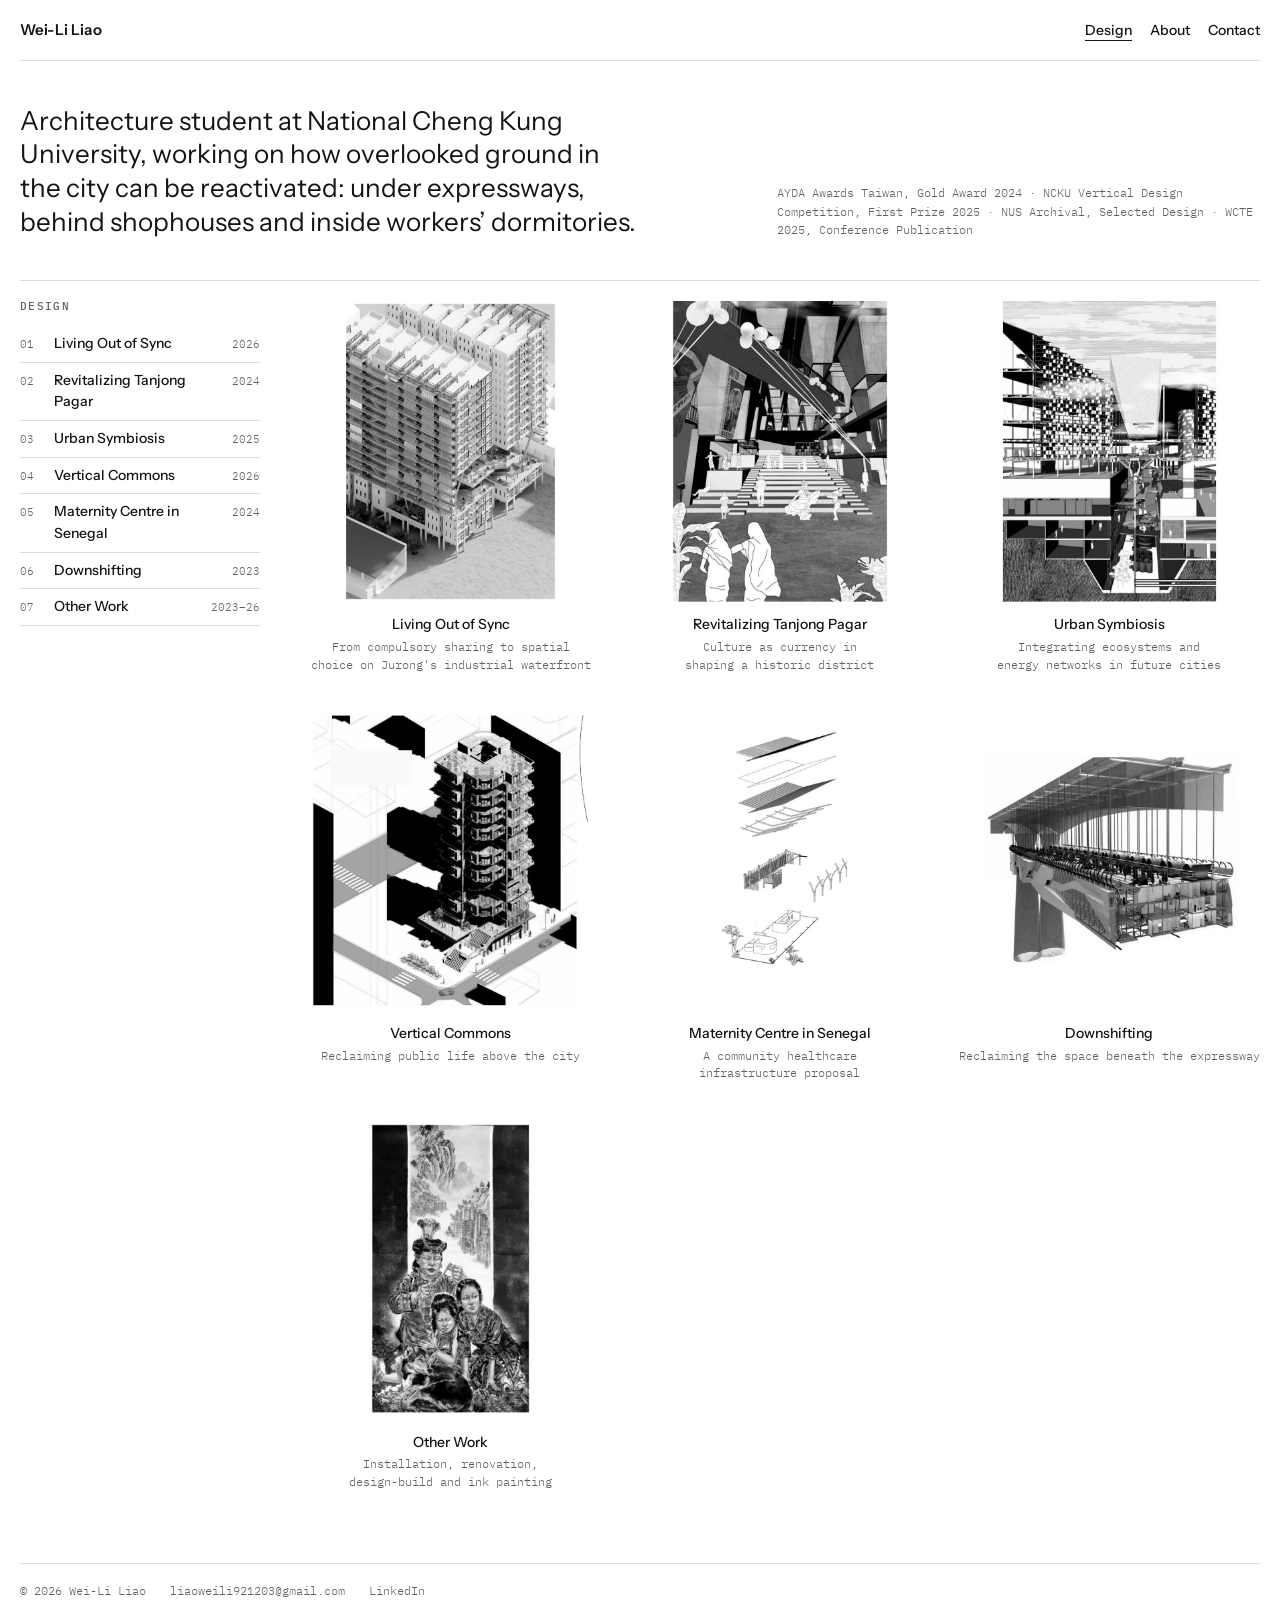
<file: index.html>
<!doctype html>
<html lang="en">
<head>
<meta charset="utf-8">
<meta name="viewport" content="width=device-width, initial-scale=1, viewport-fit=cover">
<title>Wei-Li Liao</title>
<meta name="claude:viewport-fit-sides" content="cover">
<meta name="description" content="Portfolio of Wei-Li Liao, architecture student at National Cheng Kung University.">
<link rel="preconnect" href="https://fonts.googleapis.com"><link rel="stylesheet" href="https://fonts.googleapis.com/css2?family=IBM+Plex+Mono:wght@300;400;500&family=Instrument+Sans:wght@400;500;600&display=swap">
<link rel="stylesheet" href="styles.css">
</head>
<body>
<header class="top"><a class="name" href="index.html">Wei-Li Liao</a><nav><a href="index.html" aria-current="page">Design</a><a href="about.html">About</a><a href="contact.html">Contact</a></nav></header>
<main class="home">
<section class="intro"><p class="lede">Architecture student at National Cheng Kung University, working on how overlooked ground in the city can be reactivated: under expressways, behind shophouses and inside workers’ dormitories.</p>
<p class="honors">AYDA Awards Taiwan, Gold Award 2024 · NCKU Vertical Design Competition, First Prize 2025 · NUS Archival, Selected Design · WCTE 2025, Conference Publication</p></section>
<div class="split"><aside class="index"><h2>Design</h2><ol><li><a href="work/living-out-of-sync.html" data-i="0"><span class="n">01</span><span class="tt">Living Out of Sync</span><span class="y">2026</span></a></li><li><a href="work/tanjong-pagar.html" data-i="1"><span class="n">02</span><span class="tt">Revitalizing Tanjong Pagar</span><span class="y">2024</span></a></li><li><a href="work/urban-symbiosis.html" data-i="2"><span class="n">03</span><span class="tt">Urban Symbiosis</span><span class="y">2025</span></a></li><li><a href="work/vertical-commons.html" data-i="3"><span class="n">04</span><span class="tt">Vertical Commons</span><span class="y">2026</span></a></li><li><a href="work/maternity-centre.html" data-i="4"><span class="n">05</span><span class="tt">Maternity Centre in Senegal</span><span class="y">2024</span></a></li><li><a href="work/downshifting.html" data-i="5"><span class="n">06</span><span class="tt">Downshifting</span><span class="y">2023</span></a></li><li><a href="work/other-work.html" data-i="6"><span class="n">07</span><span class="tt">Other Work</span><span class="y">2023–26</span></a></li></ol></aside><section class="grid"><a class="tile" href="work/living-out-of-sync.html" data-i="0"><span class="ph"><img class="bw" src="img/09_thumb.jpg" alt="Living Out of Sync" loading="lazy"><img class="col" src="img/09_cover.jpg" alt="" loading="lazy"></span><span class="cap"><b>Living Out of Sync</b><span>From compulsory sharing to spatial choice on Jurong's industrial waterfront</span></span></a><a class="tile" href="work/tanjong-pagar.html" data-i="1"><span class="ph"><img class="bw" src="img/01_thumb.jpg" alt="Revitalizing Tanjong Pagar" loading="lazy"><img class="col" src="img/01_cover.jpg" alt="" loading="lazy"></span><span class="cap"><b>Revitalizing Tanjong Pagar</b><span>Culture as currency in shaping a historic district</span></span></a><a class="tile" href="work/urban-symbiosis.html" data-i="2"><span class="ph"><img class="bw" src="img/04_thumb.jpg" alt="Urban Symbiosis" loading="lazy"><img class="col" src="img/04_cover.jpg" alt="" loading="lazy"></span><span class="cap"><b>Urban Symbiosis</b><span>Integrating ecosystems and energy networks in future cities</span></span></a><a class="tile" href="work/vertical-commons.html" data-i="3"><span class="ph"><img class="bw" src="img/05_thumb.jpg" alt="Vertical Commons" loading="lazy"><img class="col" src="img/05_cover.jpg" alt="" loading="lazy"></span><span class="cap"><b>Vertical Commons</b><span>Reclaiming public life above the city</span></span></a><a class="tile" href="work/maternity-centre.html" data-i="4"><span class="ph"><img class="bw" src="img/03_thumb.jpg" alt="Maternity Centre in Senegal" loading="lazy"><img class="col" src="img/03_cover.jpg" alt="" loading="lazy"></span><span class="cap"><b>Maternity Centre in Senegal</b><span>A community healthcare infrastructure proposal</span></span></a><a class="tile" href="work/downshifting.html" data-i="5"><span class="ph"><img class="bw" src="img/02_thumb.jpg" alt="Downshifting" loading="lazy"><img class="col" src="img/02_cover.jpg" alt="" loading="lazy"></span><span class="cap"><b>Downshifting</b><span>Reclaiming the space beneath the expressway</span></span></a><a class="tile" href="work/other-work.html" data-i="6"><span class="ph"><img class="bw" src="img/07_thumb.jpg" alt="Other Work" loading="lazy"><img class="col" src="img/07_cover.jpg" alt="" loading="lazy"></span><span class="cap"><b>Other Work</b><span>Installation, renovation, design-build and ink painting</span></span></a></section></div>
</main>
<footer class="foot"><span>© 2026 Wei-Li Liao</span><span class="sel">liaoweili921203@gmail.com</span><a href="https://www.linkedin.com/in/wei-li-liao-05604731a" target="_blank" rel="noopener">LinkedIn</a></footer>
<script>
(function(){var q=function(s){return [].slice.call(document.querySelectorAll(s))};
function link(a,b){q(a).forEach(function(el){var i=el.getAttribute('data-i');var t=document.querySelector(b+'[data-i="'+i+'"]');if(!t)return;
['mouseenter','focus'].forEach(function(e){el.addEventListener(e,function(){t.classList.add('on')})});
['mouseleave','blur'].forEach(function(e){el.addEventListener(e,function(){t.classList.remove('on')})});});}
link('.index a','.tile');link('.tile','.index a');})();
</script>
</body>
</html>
</file>
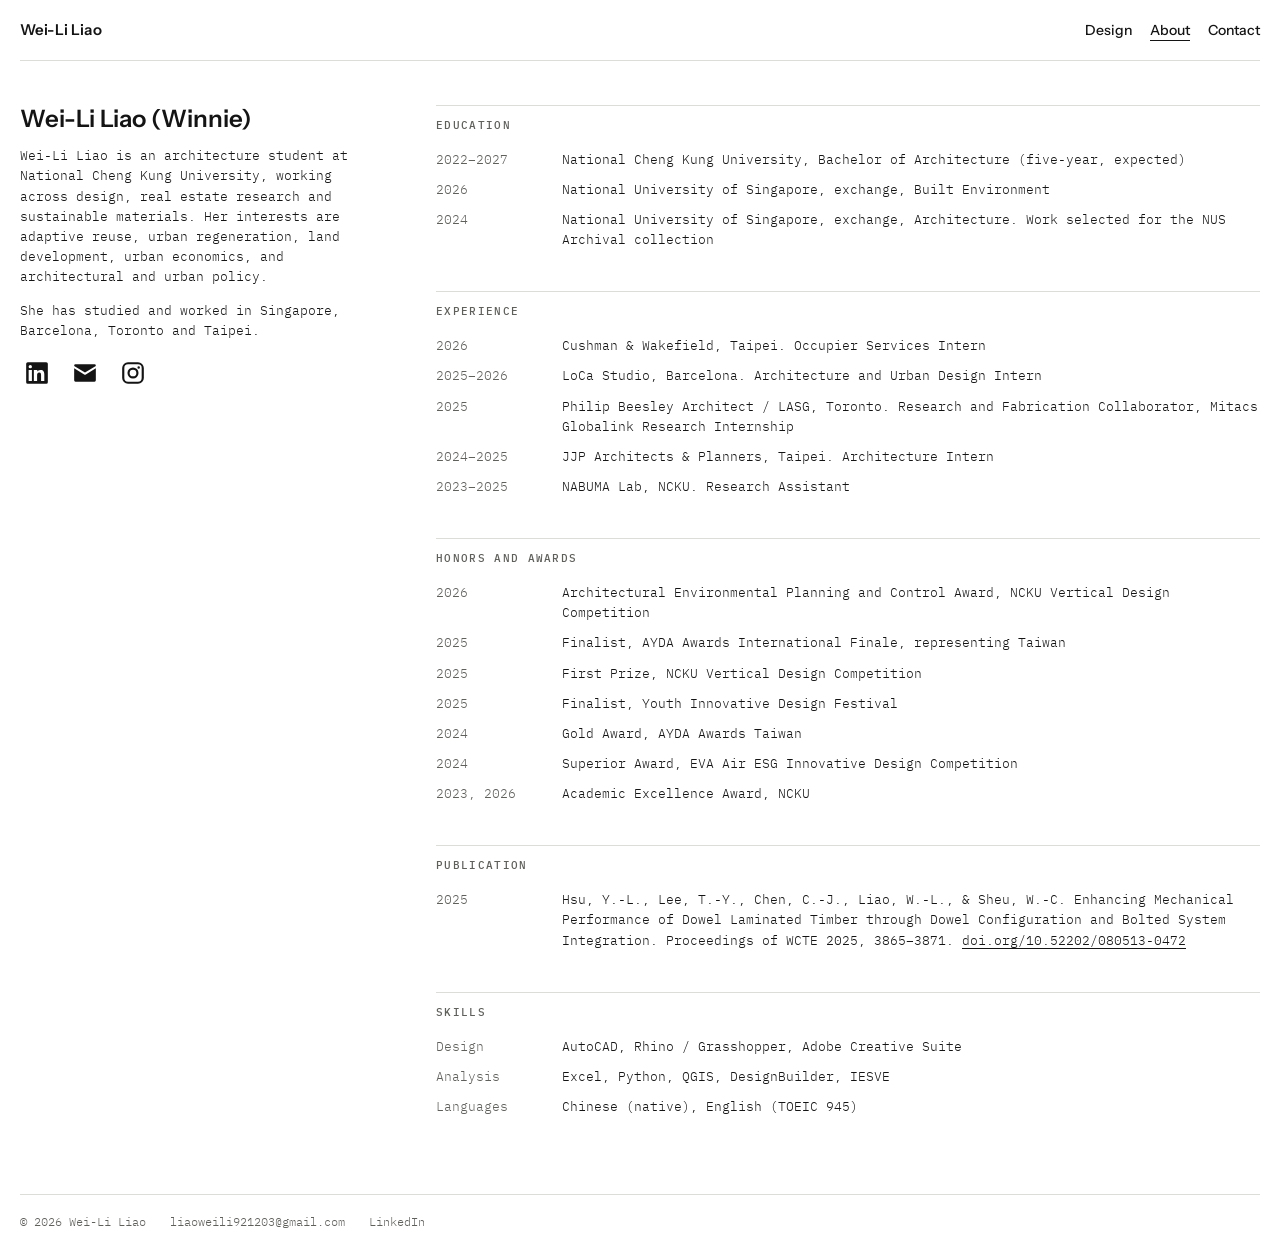
<file: about.html>
<!doctype html>
<html lang="en">
<head>
<meta charset="utf-8">
<meta name="viewport" content="width=device-width, initial-scale=1, viewport-fit=cover">
<title>About · Wei-Li Liao</title>
<meta name="claude:viewport-fit-sides" content="cover">
<meta name="description" content="Portfolio of Wei-Li Liao, architecture student at National Cheng Kung University.">
<link rel="preconnect" href="https://fonts.googleapis.com"><link rel="stylesheet" href="https://fonts.googleapis.com/css2?family=IBM+Plex+Mono:wght@300;400;500&family=Instrument+Sans:wght@400;500;600&display=swap">
<link rel="stylesheet" href="styles.css">
</head>
<body>
<header class="top"><a class="name" href="index.html">Wei-Li Liao</a><nav><a href="index.html">Design</a><a href="about.html" aria-current="page">About</a><a href="contact.html">Contact</a></nav></header>
<main class="about"><section class="bio"><h1>Wei-Li Liao (Winnie)</h1>
<p>Wei-Li Liao is an architecture student at National Cheng Kung University, working across design, real estate research and sustainable materials. Her interests are adaptive reuse, urban regeneration, land development, urban economics, and architectural and urban policy.</p>
<p>She has studied and worked in Singapore, Barcelona, Toronto and Taipei.</p>
<p class="social">
<a href="https://www.linkedin.com/in/wei-li-liao-05604731a" target="_blank" rel="noopener" aria-label="LinkedIn" title="LinkedIn"><svg viewBox="0 0 24 24" aria-hidden="true"><path d="M3.5 2A1.5 1.5 0 0 0 2 3.5v17A1.5 1.5 0 0 0 3.5 22h17a1.5 1.5 0 0 0 1.5-1.5v-17A1.5 1.5 0 0 0 20.5 2h-17Zm2.3 2.6a1.55 1.55 0 1 1 0 3.1 1.55 1.55 0 0 1 0-3.1ZM4.3 9.3h3v10.1h-3V9.3Zm5.1 0h2.88v1.38h.04c.4-.74 1.38-1.52 2.84-1.52 3.04 0 3.6 1.95 3.6 4.5v5.74h-3v-5.09c0-1.21-.02-2.78-1.7-2.78-1.7 0-1.96 1.32-1.96 2.69v5.18h-3V9.3Z"/></svg></a>
<a href="mailto:liaoweili921203@gmail.com" aria-label="Email" title="liaoweili921203@gmail.com"><svg viewBox="0 0 24 24" aria-hidden="true"><path d="M2 5.2A1.2 1.2 0 0 1 3.2 4h17.6A1.2 1.2 0 0 1 22 5.2v.35l-10 6.1-10-6.1V5.2Zm0 2.45V18.8A1.2 1.2 0 0 0 3.2 20h17.6a1.2 1.2 0 0 0 1.2-1.2V7.65l-9.6 5.86a.77.77 0 0 1-.8 0L2 7.65Z"/></svg></a>
<a href="https://www.instagram.com/winnie.liao" target="_blank" rel="noopener" aria-label="Instagram" title="@winnie.liao"><svg viewBox="0 0 24 24" aria-hidden="true"><path d="M7.4 2h9.2A5.4 5.4 0 0 1 22 7.4v9.2a5.4 5.4 0 0 1-5.4 5.4H7.4A5.4 5.4 0 0 1 2 16.6V7.4A5.4 5.4 0 0 1 7.4 2Zm0 2A3.4 3.4 0 0 0 4 7.4v9.2A3.4 3.4 0 0 0 7.4 20h9.2a3.4 3.4 0 0 0 3.4-3.4V7.4A3.4 3.4 0 0 0 16.6 4H7.4Zm9.85 1.8a1.15 1.15 0 1 1 0 2.3 1.15 1.15 0 0 1 0-2.3ZM12 6.9a5.1 5.1 0 1 1 0 10.2 5.1 5.1 0 0 1 0-10.2Zm0 2a3.1 3.1 0 1 0 0 6.2 3.1 3.1 0 0 0 0-6.2Z"/></svg></a>
</p></section>
<div class="cv">
<section><h2>Education</h2><div class="row"><span class="when">2022–2027</span><span class="what">National Cheng Kung University, Bachelor of Architecture (five-year, expected)</span></div><div class="row"><span class="when">2026</span><span class="what">National University of Singapore, exchange, Built Environment</span></div><div class="row"><span class="when">2024</span><span class="what">National University of Singapore, exchange, Architecture. Work selected for the NUS Archival collection</span></div></section>
<section><h2>Experience</h2><div class="row"><span class="when">2026</span><span class="what">Cushman &amp; Wakefield, Taipei. Occupier Services Intern</span></div><div class="row"><span class="when">2025–2026</span><span class="what">LoCa Studio, Barcelona. Architecture and Urban Design Intern</span></div><div class="row"><span class="when">2025</span><span class="what">Philip Beesley Architect / LASG, Toronto. Research and Fabrication Collaborator, Mitacs Globalink Research Internship</span></div><div class="row"><span class="when">2024–2025</span><span class="what">JJP Architects &amp; Planners, Taipei. Architecture Intern</span></div><div class="row"><span class="when">2023–2025</span><span class="what">NABUMA Lab, NCKU. Research Assistant</span></div></section>
<section><h2>Honors and awards</h2><div class="row"><span class="when">2026</span><span class="what">Architectural Environmental Planning and Control Award, NCKU Vertical Design Competition</span></div><div class="row"><span class="when">2025</span><span class="what">Finalist, AYDA Awards International Finale, representing Taiwan</span></div><div class="row"><span class="when">2025</span><span class="what">First Prize, NCKU Vertical Design Competition</span></div><div class="row"><span class="when">2025</span><span class="what">Finalist, Youth Innovative Design Festival</span></div><div class="row"><span class="when">2024</span><span class="what">Gold Award, AYDA Awards Taiwan</span></div><div class="row"><span class="when">2024</span><span class="what">Superior Award, EVA Air ESG Innovative Design Competition</span></div><div class="row"><span class="when">2023, 2026</span><span class="what">Academic Excellence Award, NCKU</span></div></section>
<section><h2>Publication</h2><div class="row"><span class="when">2025</span><span class="what">Hsu, Y.-L., Lee, T.-Y., Chen, C.-J., Liao, W.-L., &amp; Sheu, W.-C. Enhancing Mechanical Performance of Dowel Laminated Timber through Dowel Configuration and Bolted System Integration. Proceedings of WCTE 2025, 3865–3871. <a href="https://doi.org/10.52202/080513-0472" target="_blank" rel="noopener">doi.org/10.52202/080513-0472</a></span></div></section>
<section><h2>Skills</h2><div class="row"><span class="when">Design</span><span class="what">AutoCAD, Rhino / Grasshopper, Adobe Creative Suite</span></div><div class="row"><span class="when">Analysis</span><span class="what">Excel, Python, QGIS, DesignBuilder, IESVE</span></div><div class="row"><span class="when">Languages</span><span class="what">Chinese (native), English (TOEIC 945)</span></div></section>
</div></main>
<footer class="foot"><span>© 2026 Wei-Li Liao</span><span class="sel">liaoweili921203@gmail.com</span><a href="https://www.linkedin.com/in/wei-li-liao-05604731a" target="_blank" rel="noopener">LinkedIn</a></footer>
</body>
</html>
</file>
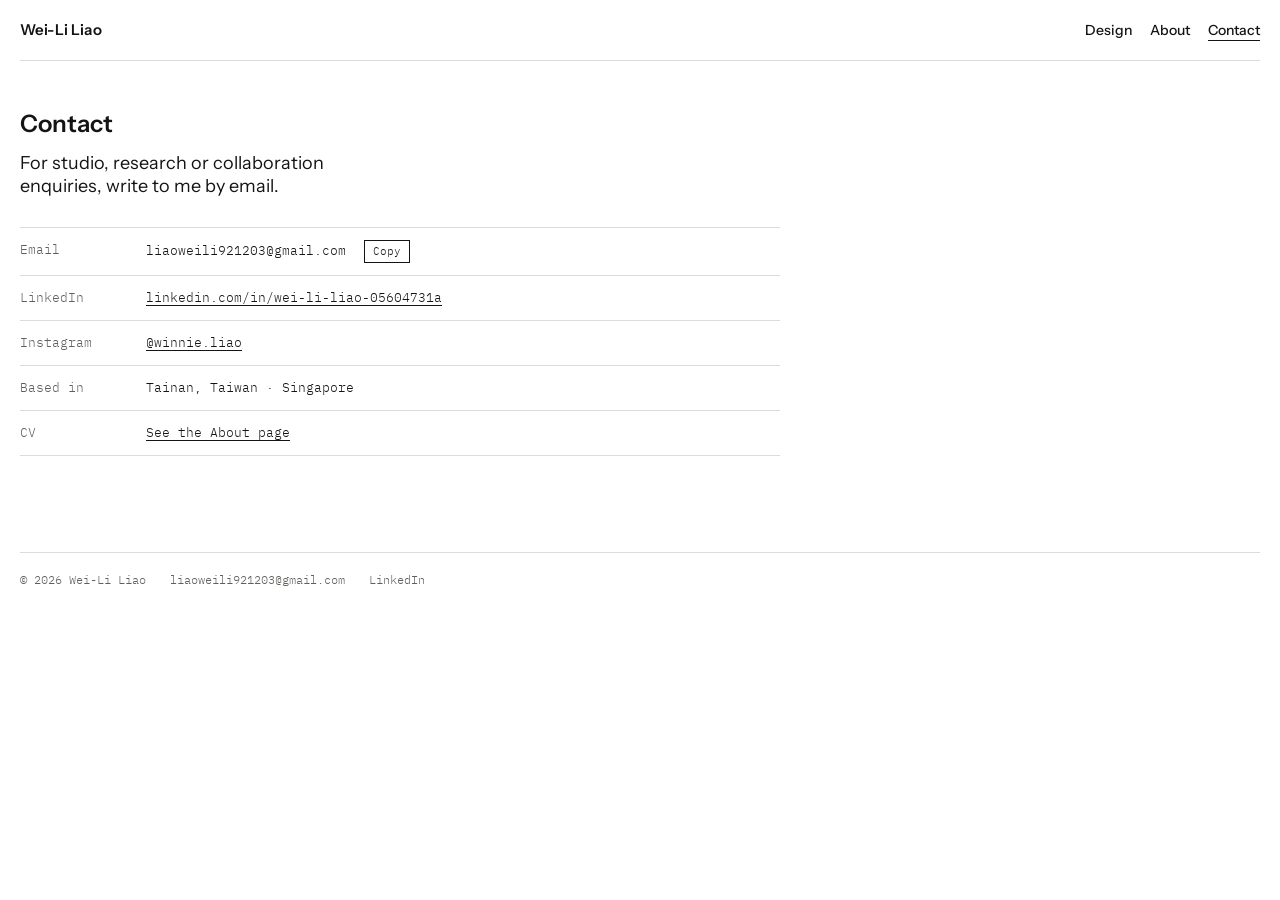
<file: contact.html>
<!doctype html>
<html lang="en">
<head>
<meta charset="utf-8">
<meta name="viewport" content="width=device-width, initial-scale=1, viewport-fit=cover">
<title>Contact · Wei-Li Liao</title>
<meta name="claude:viewport-fit-sides" content="cover">
<meta name="description" content="Portfolio of Wei-Li Liao, architecture student at National Cheng Kung University.">
<link rel="preconnect" href="https://fonts.googleapis.com"><link rel="stylesheet" href="https://fonts.googleapis.com/css2?family=IBM+Plex+Mono:wght@300;400;500&family=Instrument+Sans:wght@400;500;600&display=swap">
<link rel="stylesheet" href="styles.css">
</head>
<body>
<header class="top"><a class="name" href="index.html">Wei-Li Liao</a><nav><a href="index.html">Design</a><a href="about.html">About</a><a href="contact.html" aria-current="page">Contact</a></nav></header>
<main class="contact-page"><h1>Contact</h1>
<p class="lede">For studio, research or collaboration enquiries, write to me by email.</p>
<div class="cards">
<div class="row"><span class="when">Email</span><span class="what"><span class="sel" id="mail">liaoweili921203@gmail.com</span> <button type="button" id="copy" class="copy">Copy</button></span></div>
<div class="row"><span class="when">LinkedIn</span><span class="what"><a href="https://www.linkedin.com/in/wei-li-liao-05604731a" target="_blank" rel="noopener">linkedin.com/in/wei-li-liao-05604731a</a></span></div>
<div class="row"><span class="when">Instagram</span><span class="what"><a href="https://www.instagram.com/winnie.liao" target="_blank" rel="noopener">@winnie.liao</a></span></div>
<div class="row"><span class="when">Based in</span><span class="what">Tainan, Taiwan · Singapore</span></div>
<div class="row"><span class="when">CV</span><span class="what"><a href="about.html">See the About page</a></span></div>
</div></main>
<script>
(function(){var b=document.getElementById('copy'),m=document.getElementById('mail');if(!b)return;
b.addEventListener('click',function(){var t=m.textContent;function sel(){var r=document.createRange();r.selectNodeContents(m);var s=getSelection();s.removeAllRanges();s.addRange(r)}
if(navigator.clipboard&&navigator.clipboard.writeText){navigator.clipboard.writeText(t).then(function(){b.textContent='Copied'},sel)}else{sel()}})})();
</script>

<footer class="foot"><span>© 2026 Wei-Li Liao</span><span class="sel">liaoweili921203@gmail.com</span><a href="https://www.linkedin.com/in/wei-li-liao-05604731a" target="_blank" rel="noopener">LinkedIn</a></footer>
</body>
</html>
</file>
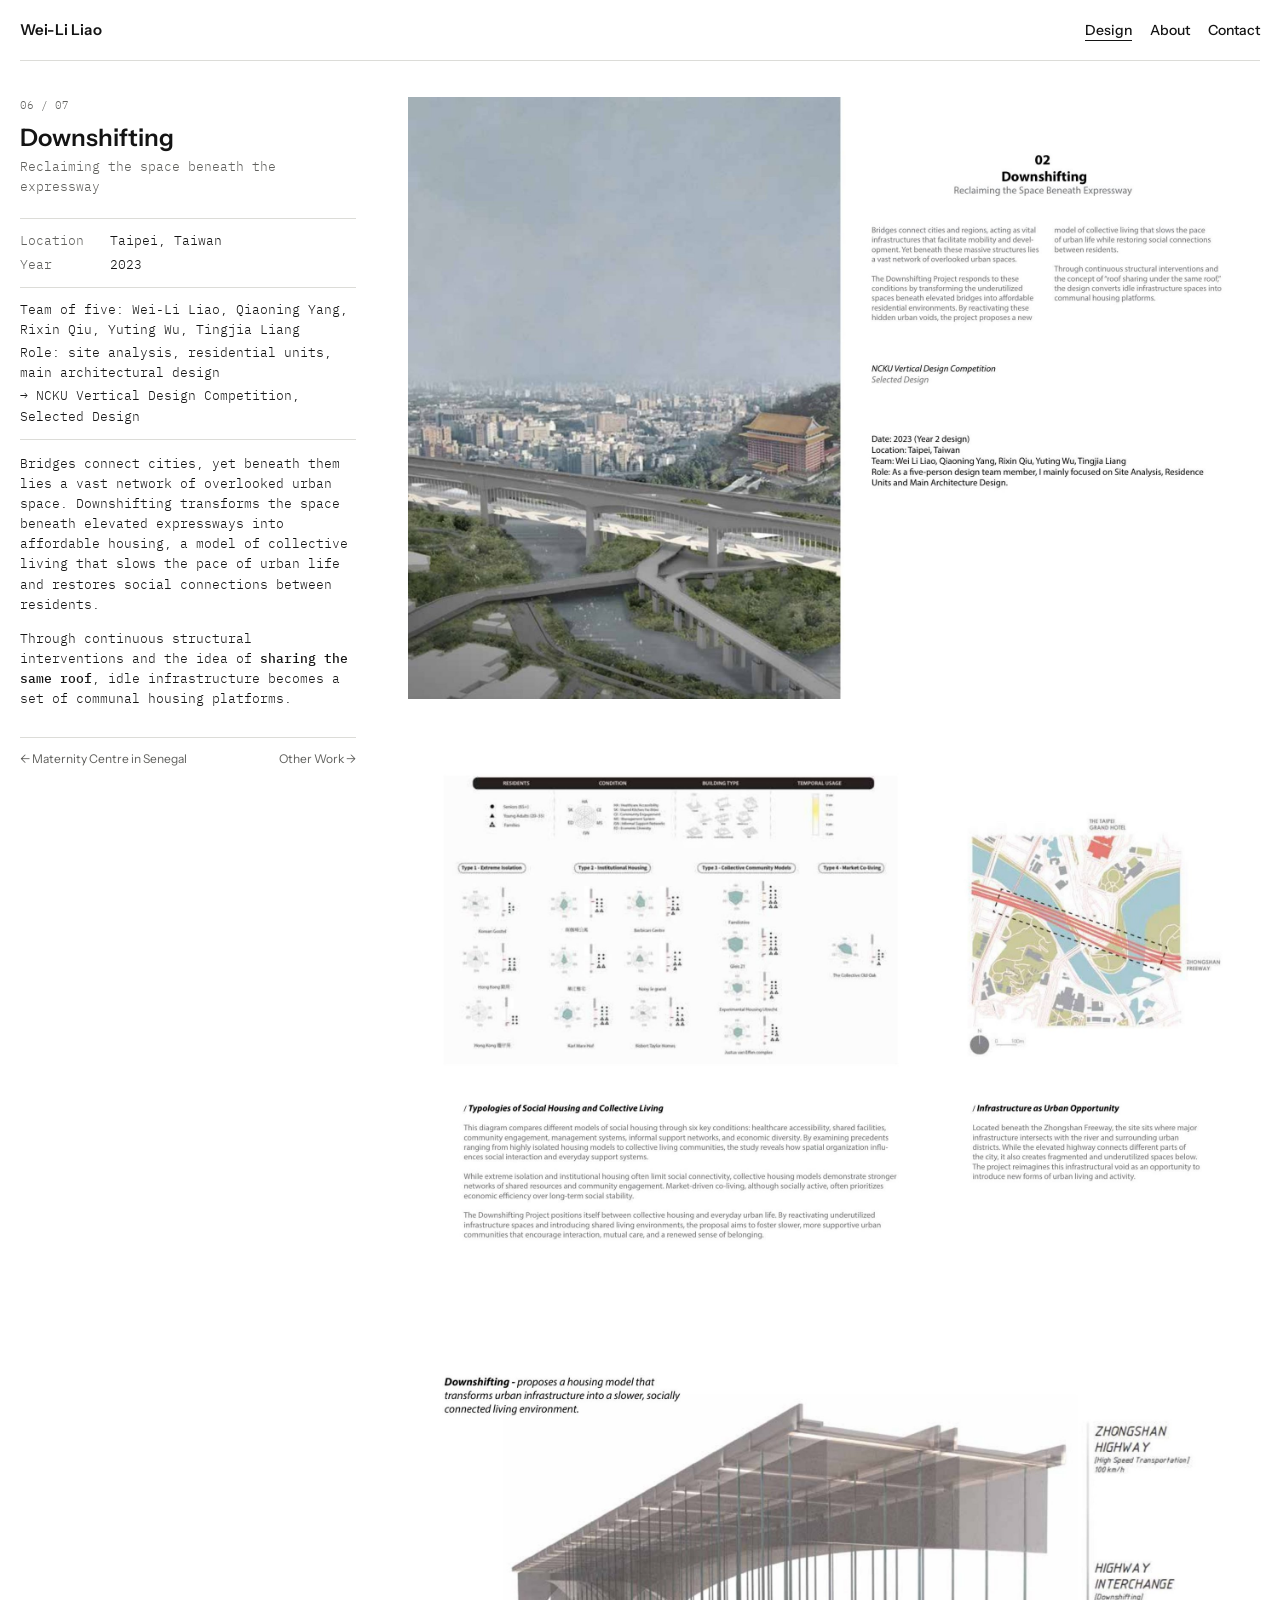
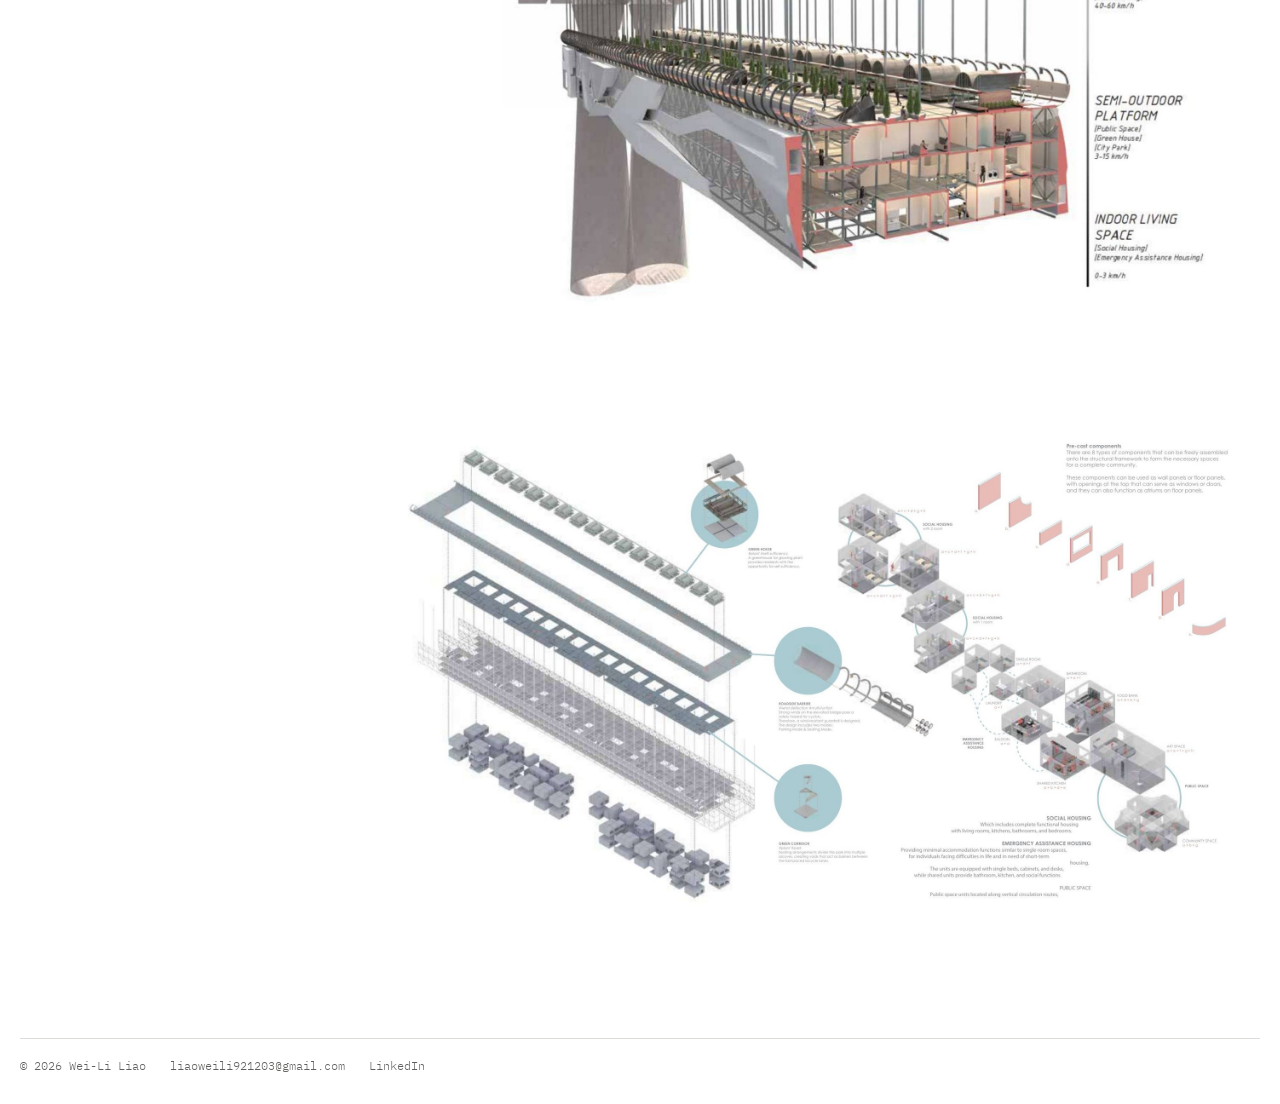
<file: work/downshifting.html>
<!doctype html>
<html lang="en">
<head>
<meta charset="utf-8">
<meta name="viewport" content="width=device-width, initial-scale=1, viewport-fit=cover">
<title>Downshifting · Wei-Li Liao</title>
<meta name="claude:viewport-fit-sides" content="cover">
<meta name="description" content="Portfolio of Wei-Li Liao, architecture student at National Cheng Kung University.">
<link rel="preconnect" href="https://fonts.googleapis.com"><link rel="stylesheet" href="https://fonts.googleapis.com/css2?family=IBM+Plex+Mono:wght@300;400;500&family=Instrument+Sans:wght@400;500;600&display=swap">
<link rel="stylesheet" href="../styles.css">
</head>
<body>
<header class="top"><a class="name" href="../index.html">Wei-Li Liao</a><nav><a href="../index.html" aria-current="page">Design</a><a href="../about.html">About</a><a href="../contact.html">Contact</a></nav></header>
<main class="proj"><aside class="info"><p class="num">06 / 07</p><h1>Downshifting</h1><p class="sub">Reclaiming the space beneath the expressway</p>
<dl><dt>Location</dt><dd>Taipei, Taiwan</dd><dt>Year</dt><dd>2023</dd></dl><ul class="meta"><li>Team of five: Wei-Li Liao, Qiaoning Yang, Rixin Qiu, Yuting Wu, Tingjia Liang</li><li>Role: site analysis, residential units, main architectural design</li><li>→ NCKU Vertical Design Competition, Selected Design</li></ul><div class="txt"><p>Bridges connect cities, yet beneath them lies a vast network of overlooked urban space. Downshifting transforms the space beneath elevated expressways into affordable housing, a model of collective living that slows the pace of urban life and restores social connections between residents.</p><p>Through continuous structural interventions and the idea of <b>sharing the same roof</b>, idle infrastructure becomes a set of communal housing platforms.</p></div>
<nav class="pn"><a href="maternity-centre.html">← Maternity Centre in Senegal</a><a href="other-work.html">Other Work →</a></nav></aside>
<section class="plates"><figure><a href="../img/02_board-01.jpg" target="_blank" rel="noopener"><img src="../img/02_board-01.jpg" alt="Downshifting, drawing 1" loading="eager"></a></figure><figure><a href="../img/02_board-02.jpg" target="_blank" rel="noopener"><img src="../img/02_board-02.jpg" alt="Downshifting, drawing 2" loading="lazy"></a></figure><figure><a href="../img/02_board-03.jpg" target="_blank" rel="noopener"><img src="../img/02_board-03.jpg" alt="Downshifting, drawing 3" loading="lazy"></a></figure><figure><a href="../img/02_board-04.jpg" target="_blank" rel="noopener"><img src="../img/02_board-04.jpg" alt="Downshifting, drawing 4" loading="lazy"></a></figure></section></main>
<footer class="foot"><span>© 2026 Wei-Li Liao</span><span class="sel">liaoweili921203@gmail.com</span><a href="https://www.linkedin.com/in/wei-li-liao-05604731a" target="_blank" rel="noopener">LinkedIn</a></footer>
</body>
</html>
</file>
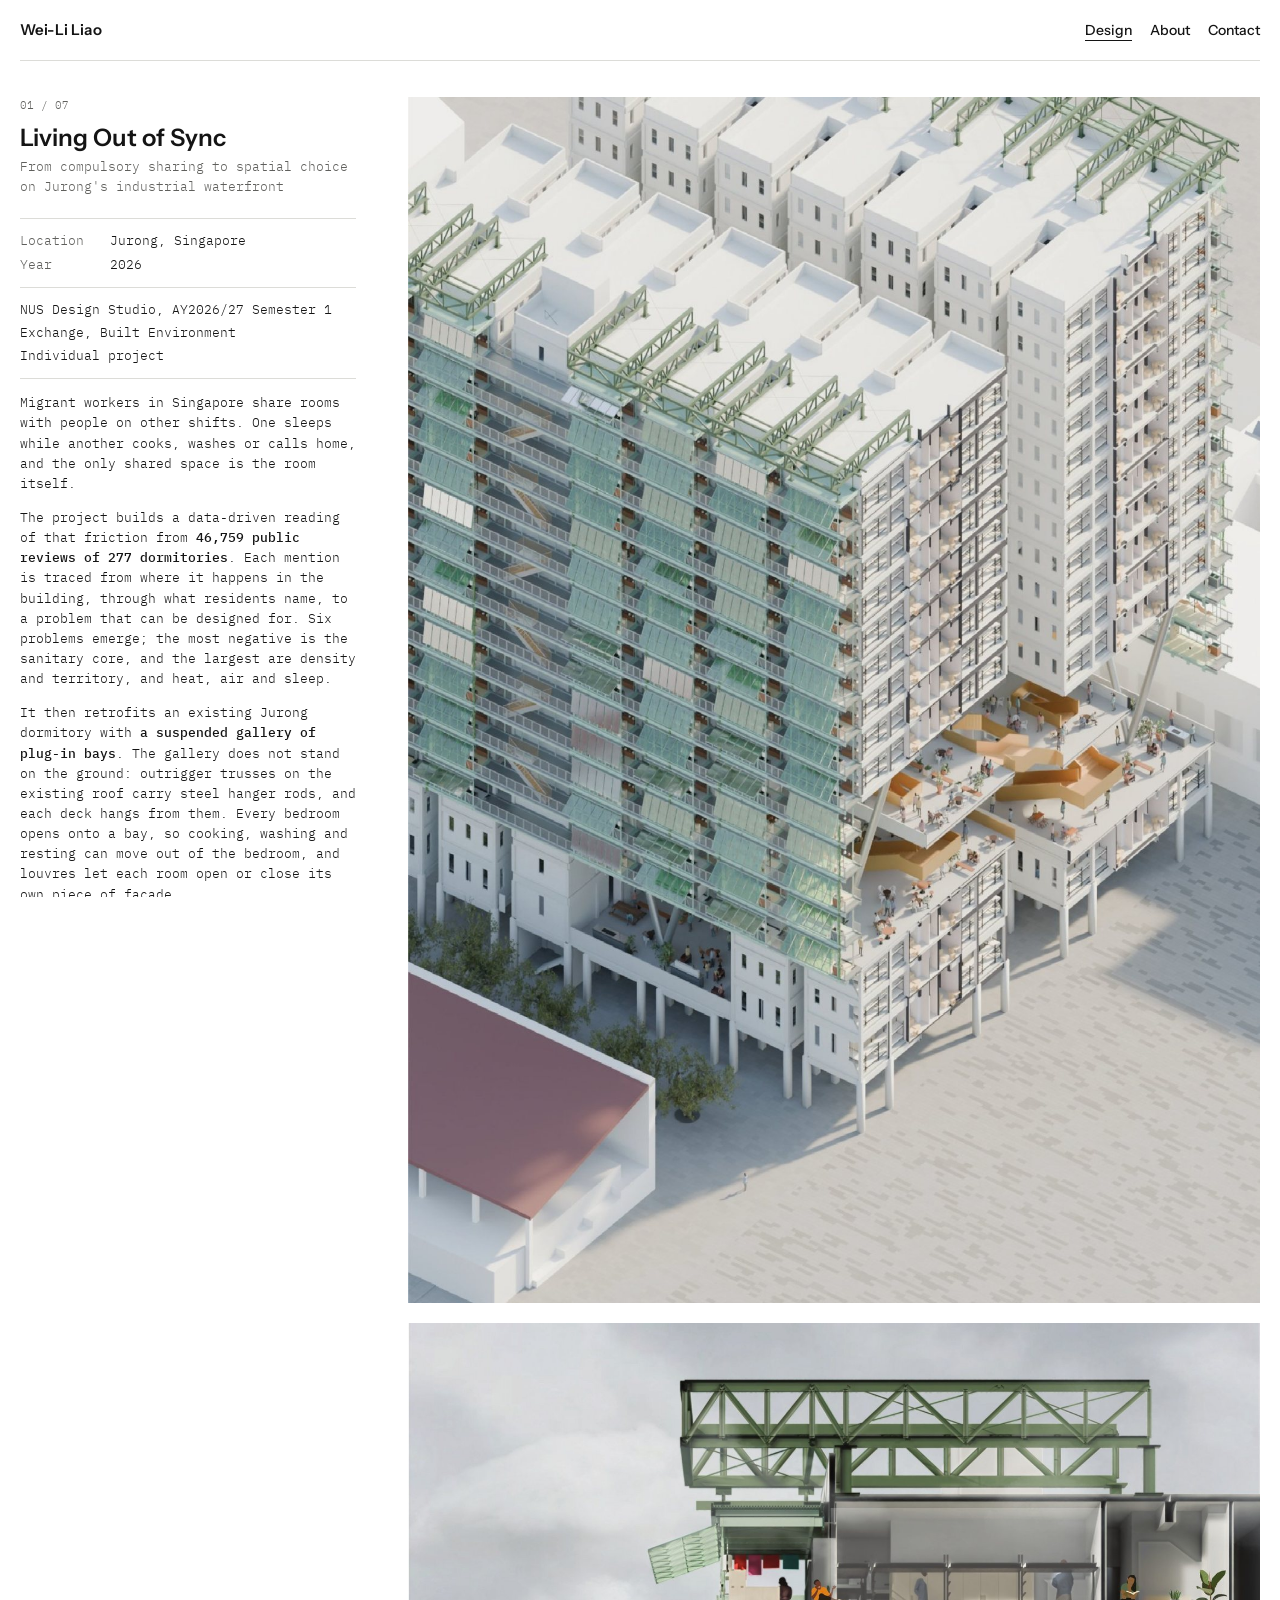
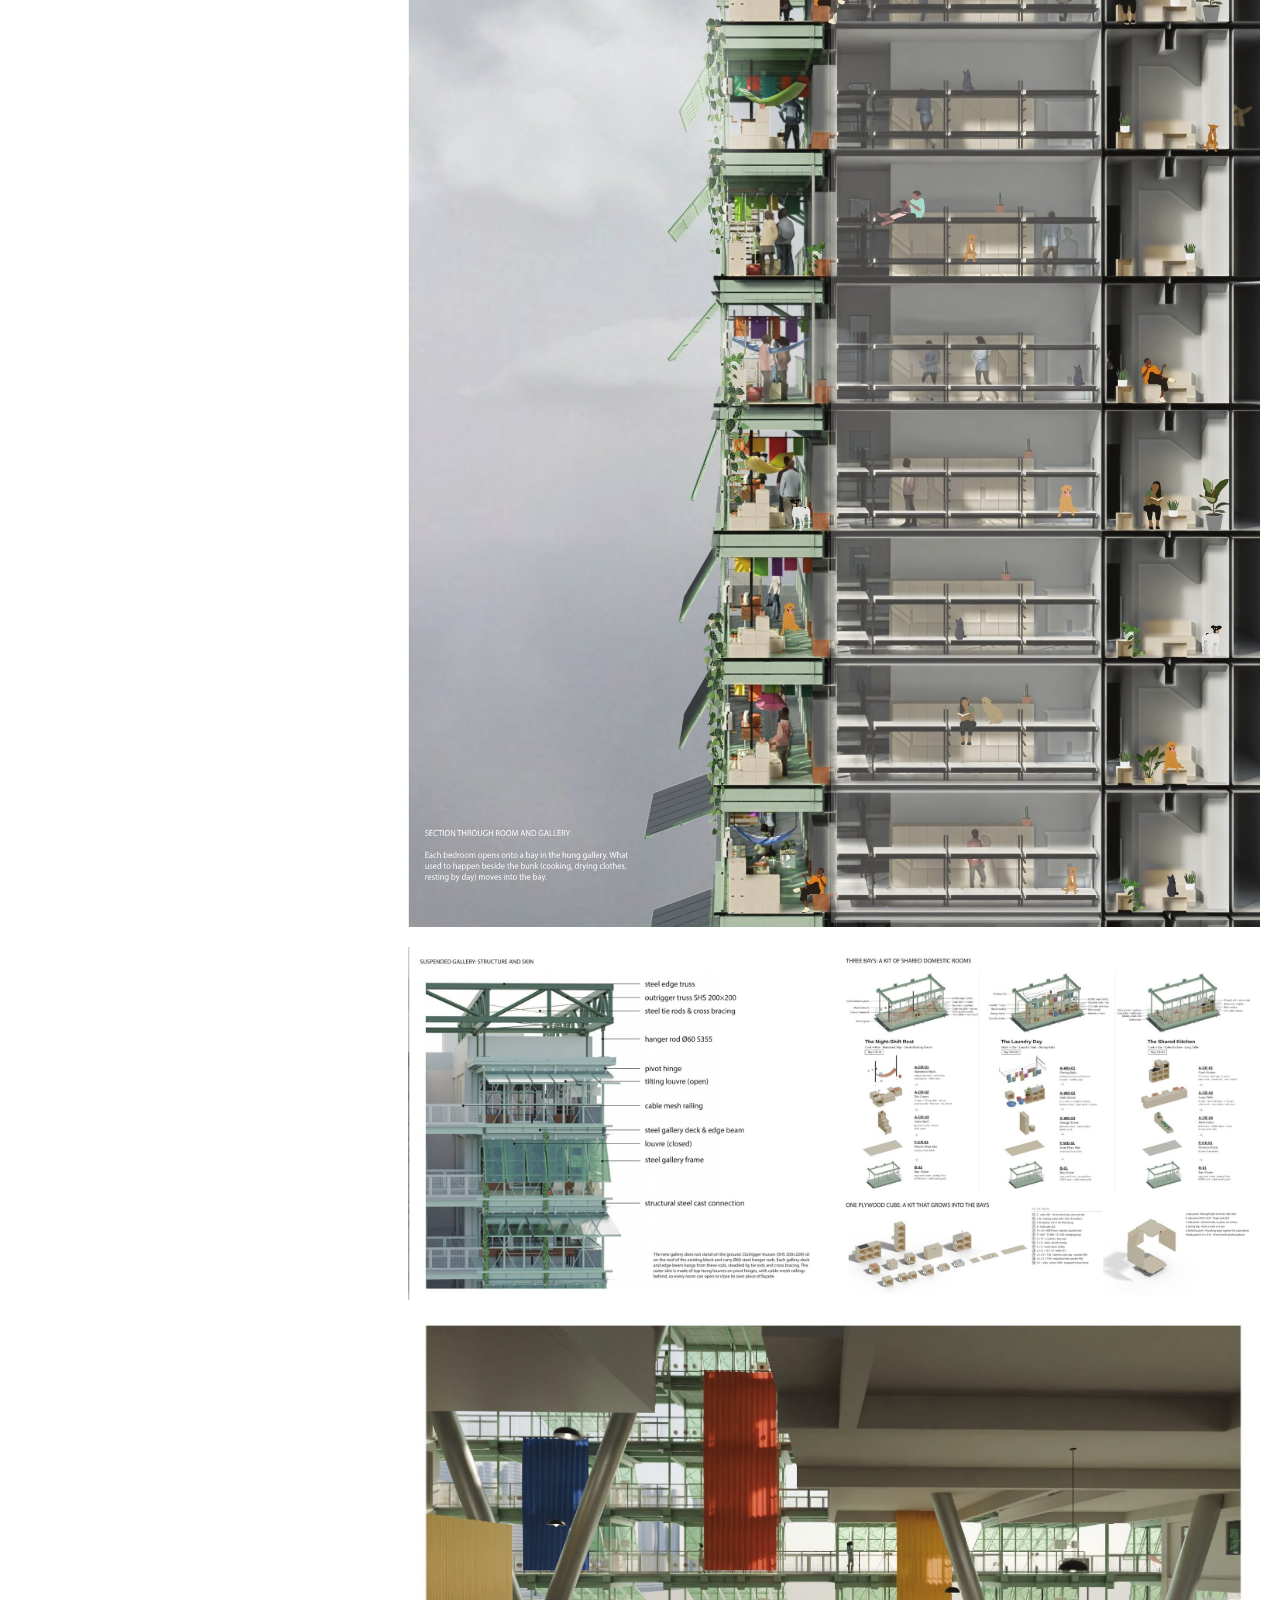
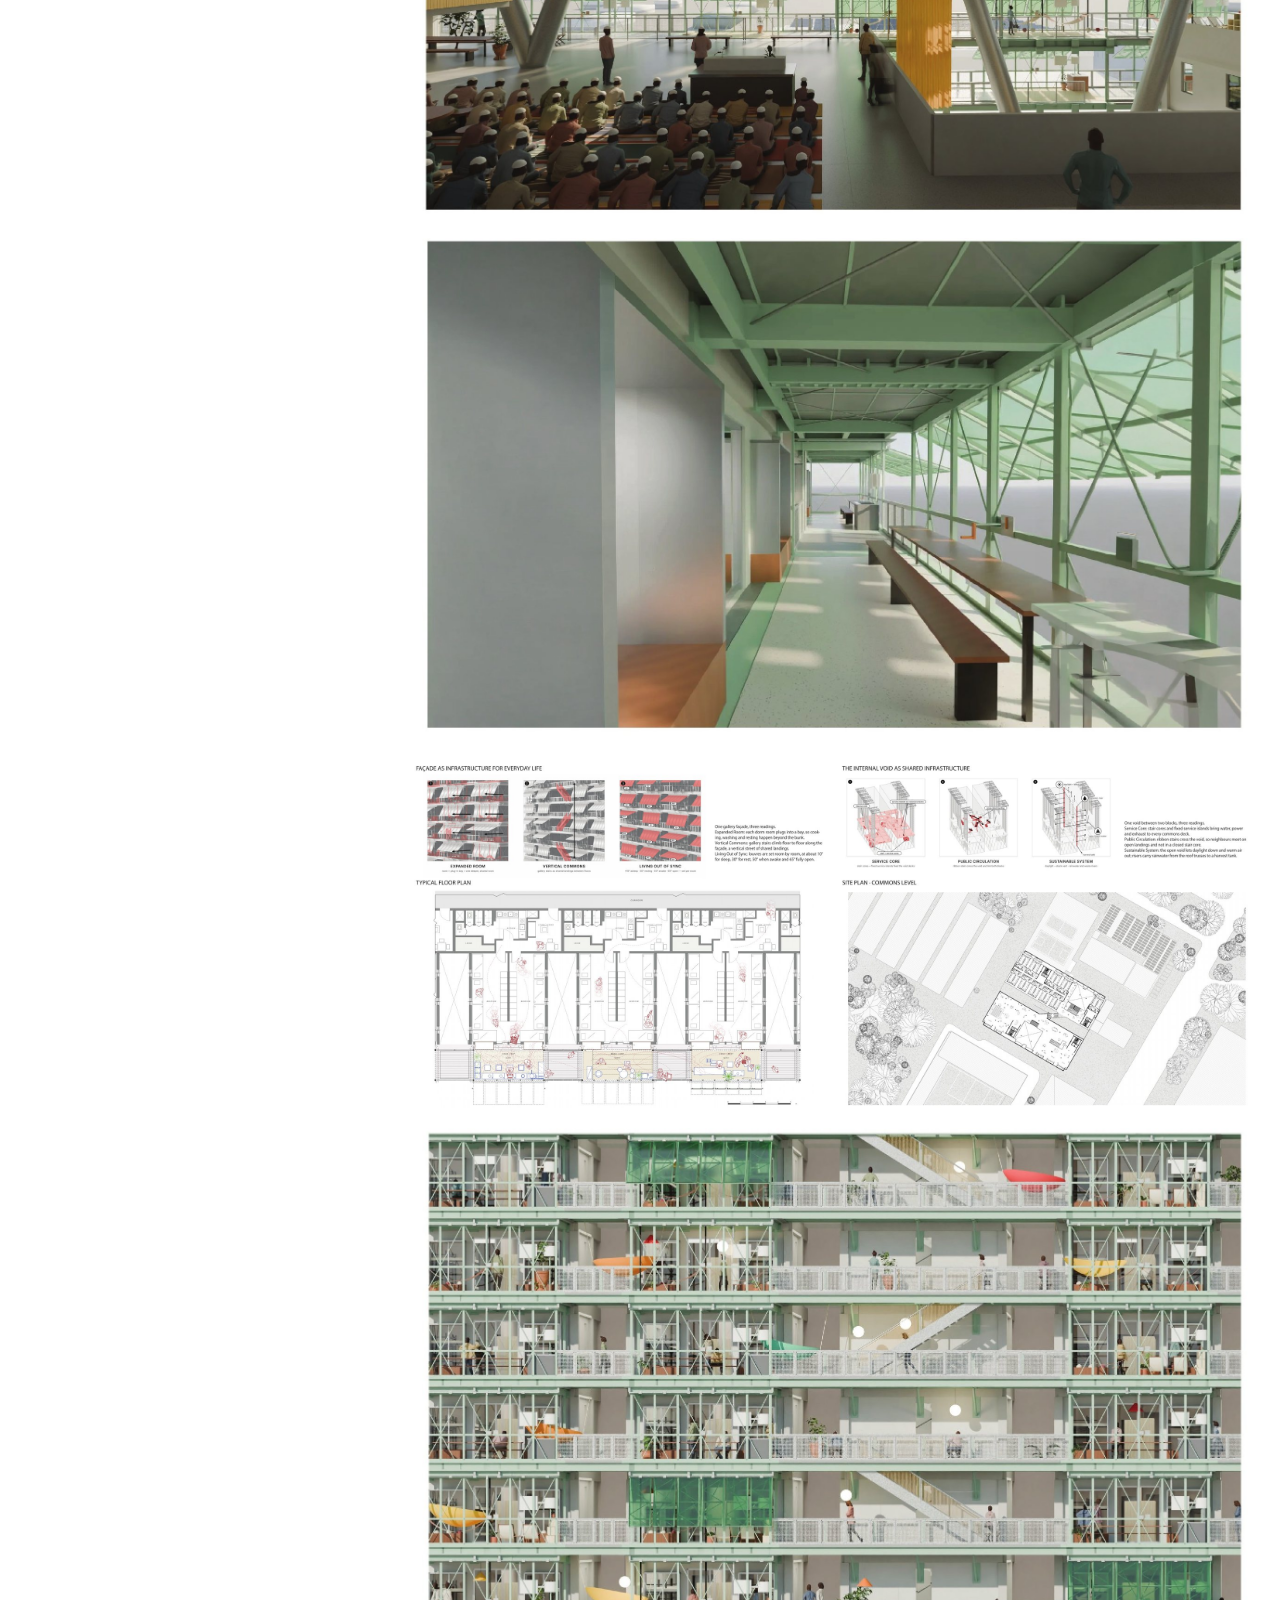
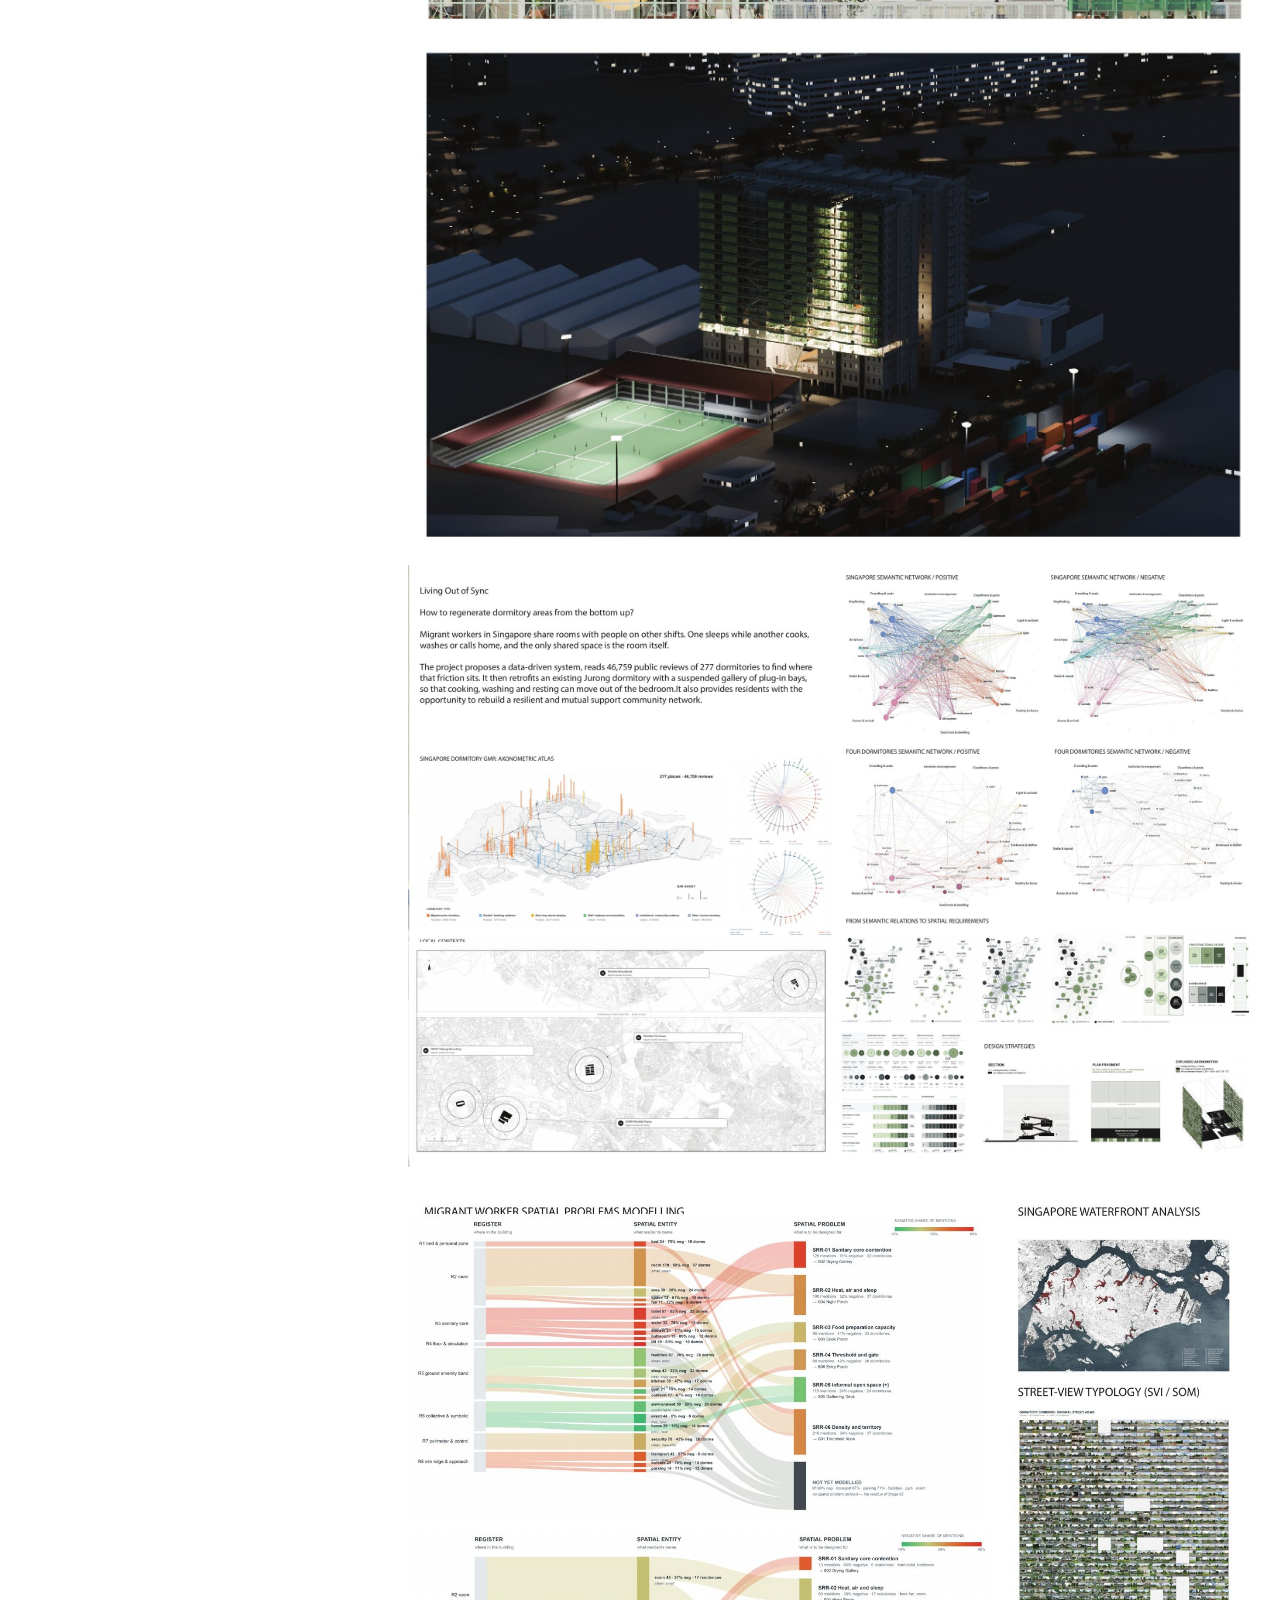
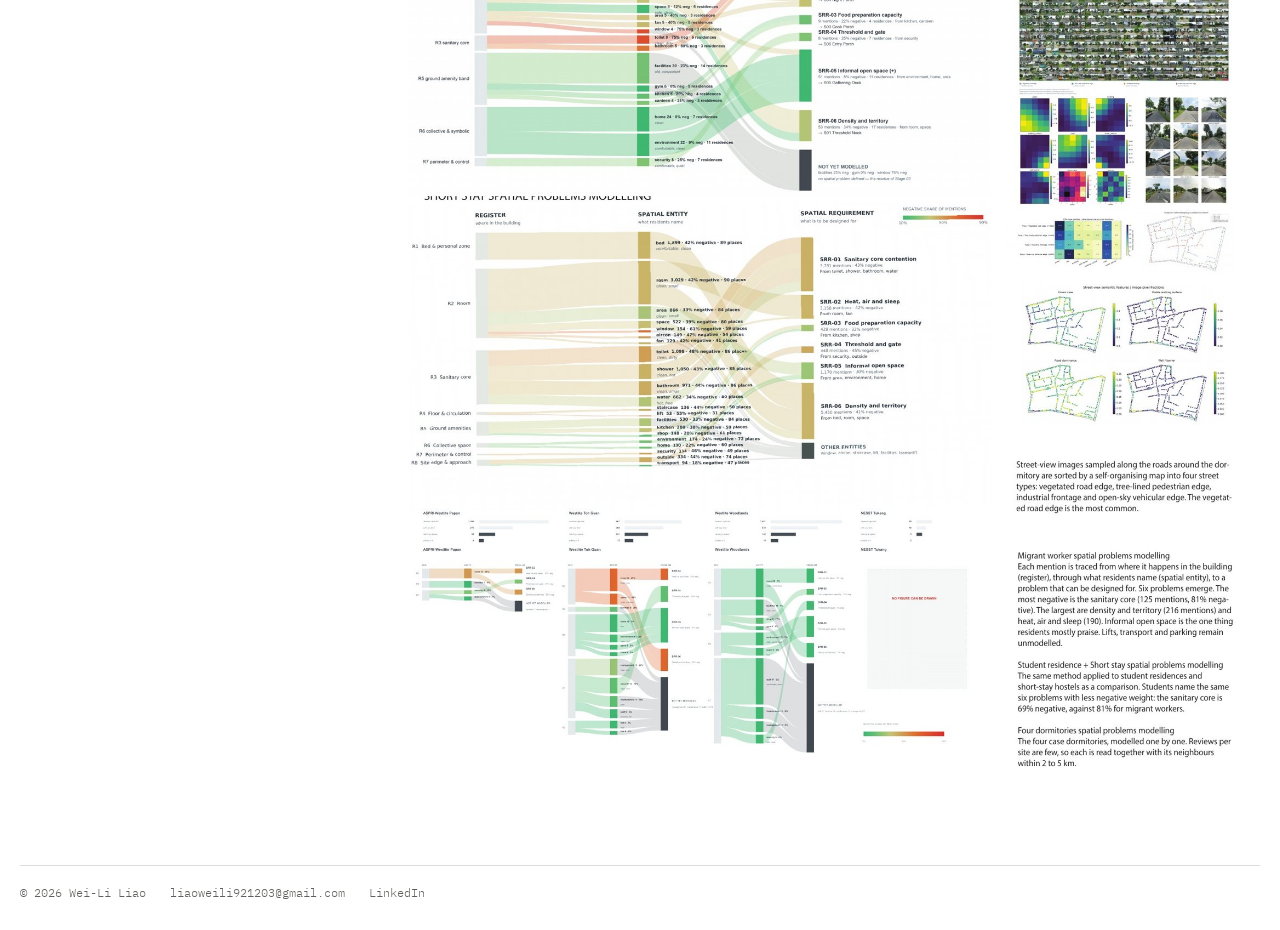
<file: work/living-out-of-sync.html>
<!doctype html>
<html lang="en">
<head>
<meta charset="utf-8">
<meta name="viewport" content="width=device-width, initial-scale=1, viewport-fit=cover">
<title>Living Out of Sync · Wei-Li Liao</title>
<meta name="claude:viewport-fit-sides" content="cover">
<meta name="description" content="Portfolio of Wei-Li Liao, architecture student at National Cheng Kung University.">
<link rel="preconnect" href="https://fonts.googleapis.com"><link rel="stylesheet" href="https://fonts.googleapis.com/css2?family=IBM+Plex+Mono:wght@300;400;500&family=Instrument+Sans:wght@400;500;600&display=swap">
<link rel="stylesheet" href="../styles.css">
</head>
<body>
<header class="top"><a class="name" href="../index.html">Wei-Li Liao</a><nav><a href="../index.html" aria-current="page">Design</a><a href="../about.html">About</a><a href="../contact.html">Contact</a></nav></header>
<main class="proj"><aside class="info"><p class="num">01 / 07</p><h1>Living Out of Sync</h1><p class="sub">From compulsory sharing to spatial choice on Jurong's industrial waterfront</p>
<dl><dt>Location</dt><dd>Jurong, Singapore</dd><dt>Year</dt><dd>2026</dd></dl><ul class="meta"><li>NUS Design Studio, AY2026/27 Semester 1</li><li>Exchange, Built Environment</li><li>Individual project</li></ul><div class="txt"><p>Migrant workers in Singapore share rooms with people on other shifts. One sleeps while another cooks, washes or calls home, and the only shared space is the room itself.</p><p>The project builds a data-driven reading of that friction from <b>46,759 public reviews of 277 dormitories</b>. Each mention is traced from where it happens in the building, through what residents name, to a problem that can be designed for. Six problems emerge; the most negative is the sanitary core, and the largest are density and territory, and heat, air and sleep.</p><p>It then retrofits an existing Jurong dormitory with <b>a suspended gallery of plug-in bays</b>. The gallery does not stand on the ground: outrigger trusses on the existing roof carry steel hanger rods, and each deck hangs from them. Every bedroom opens onto a bay, so cooking, washing and resting can move out of the bedroom, and louvres let each room open or close its own piece of façade.</p><p>A kit of plywood cubes furnishes the bays, and the void between the two blocks becomes shared infrastructure for services, stairs and air.</p></div>
<nav class="pn"><a href="other-work.html">← Other Work</a><a href="tanjong-pagar.html">Revitalizing Tanjong Pagar →</a></nav></aside>
<section class="plates"><figure><a href="../img/09_img-00.jpg" target="_blank" rel="noopener"><img src="../img/09_img-00.jpg" alt="Living Out of Sync: axonometric section through the retrofitted dormitory" loading="eager"></a></figure><figure><a href="../img/09_img-03.jpg" target="_blank" rel="noopener"><img src="../img/09_img-03.jpg" alt="Living Out of Sync: Section through room and gallery" loading="lazy"></a></figure><figure><a href="../img/09_img-04.jpg" target="_blank" rel="noopener"><img src="../img/09_img-04.jpg" alt="Living Out of Sync: Suspended gallery structure, bays and plywood kit" loading="lazy"></a></figure><figure><a href="../img/09_img-05.jpg" target="_blank" rel="noopener"><img src="../img/09_img-05.jpg" alt="Living Out of Sync: Commons interior" loading="lazy"></a></figure><figure><a href="../img/09_img-06.jpg" target="_blank" rel="noopener"><img src="../img/09_img-06.jpg" alt="Living Out of Sync: Gallery interior" loading="lazy"></a></figure><figure><a href="../img/09_img-07.jpg" target="_blank" rel="noopener"><img src="../img/09_img-07.jpg" alt="Living Out of Sync: Façade readings, typical floor plan, void and site plan" loading="lazy"></a></figure><figure><a href="../img/09_img-08.jpg" target="_blank" rel="noopener"><img src="../img/09_img-08.jpg" alt="Living Out of Sync: Elevation" loading="lazy"></a></figure><figure><a href="../img/09_img-09.jpg" target="_blank" rel="noopener"><img src="../img/09_img-09.jpg" alt="Living Out of Sync: Night view" loading="lazy"></a></figure><figure><a href="../img/09_img-10.jpg" target="_blank" rel="noopener"><img src="../img/09_img-10.jpg" alt="Living Out of Sync: Review data and semantic networks" loading="lazy"></a></figure><figure><a href="../img/09_img-11.jpg" target="_blank" rel="noopener"><img src="../img/09_img-11.jpg" alt="Living Out of Sync: Spatial problems modelling" loading="lazy"></a></figure></section></main>
<footer class="foot"><span>© 2026 Wei-Li Liao</span><span class="sel">liaoweili921203@gmail.com</span><a href="https://www.linkedin.com/in/wei-li-liao-05604731a" target="_blank" rel="noopener">LinkedIn</a></footer>
</body>
</html>
</file>
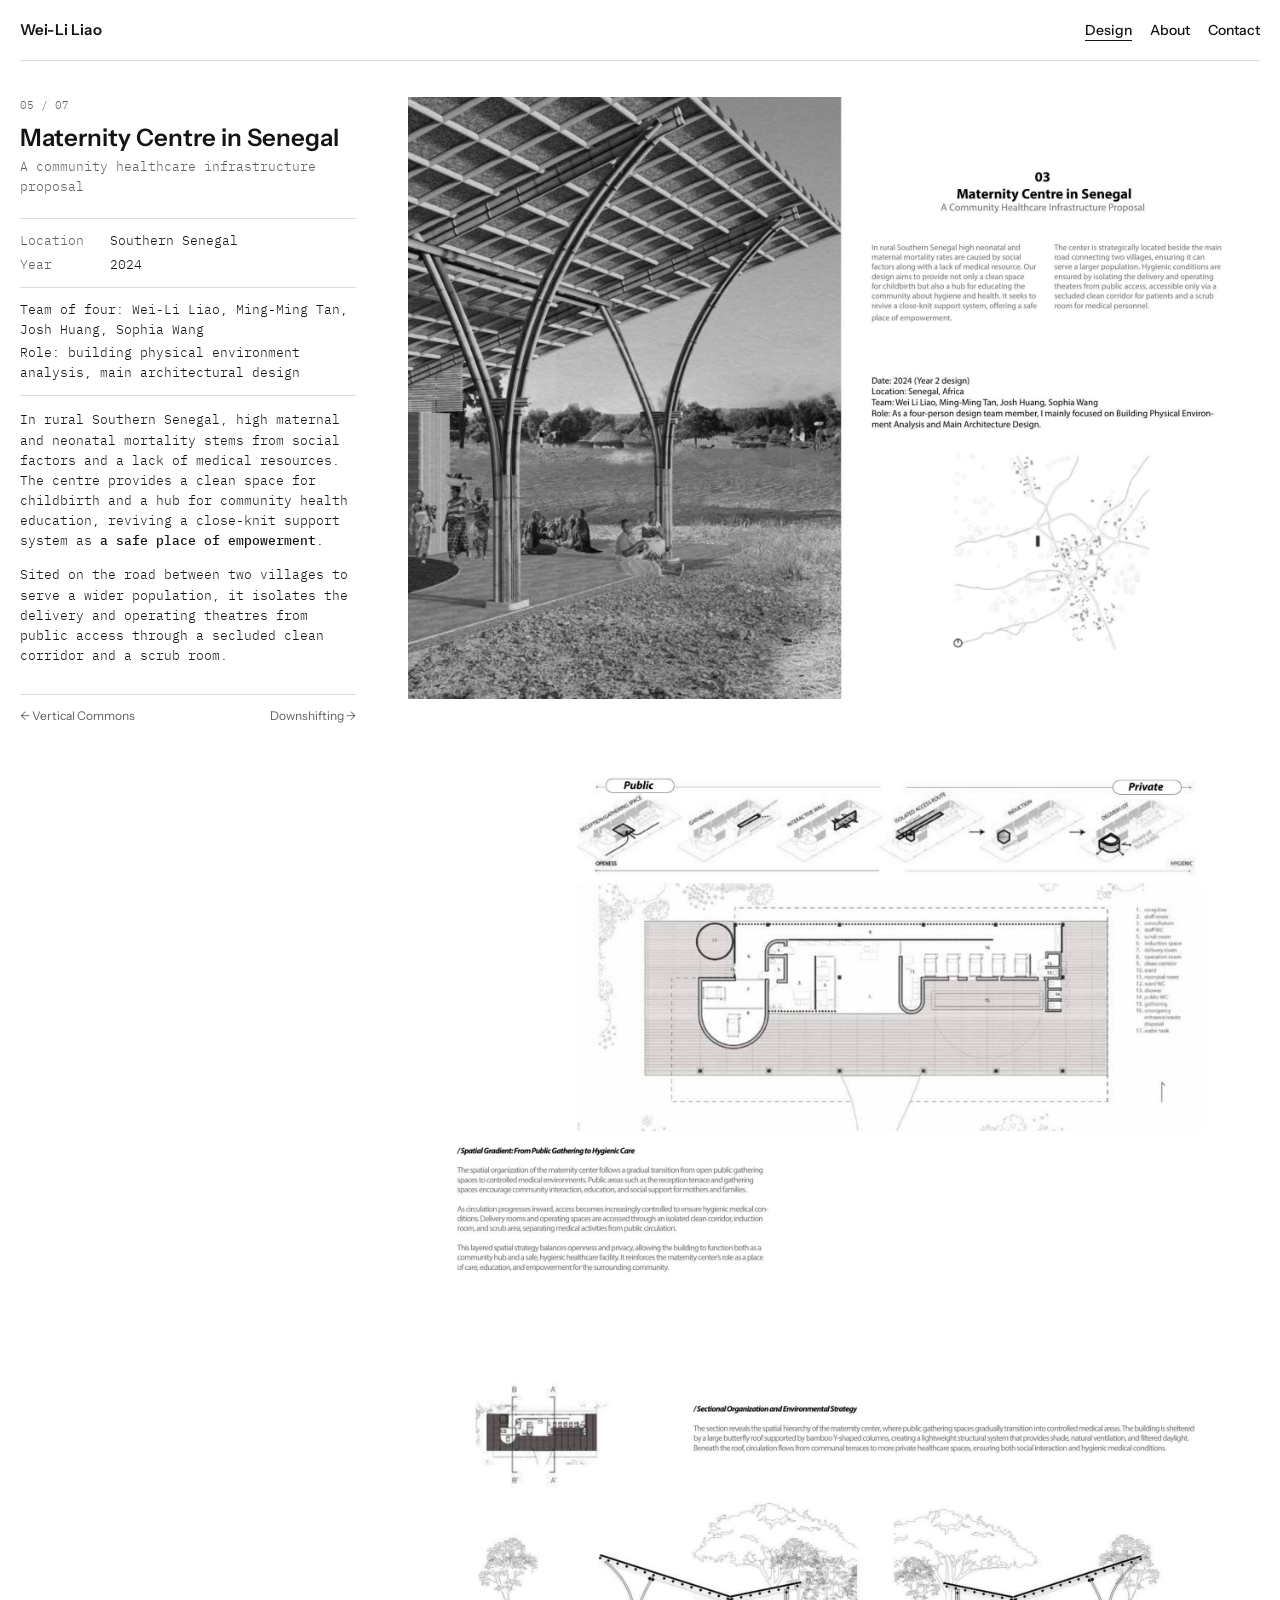
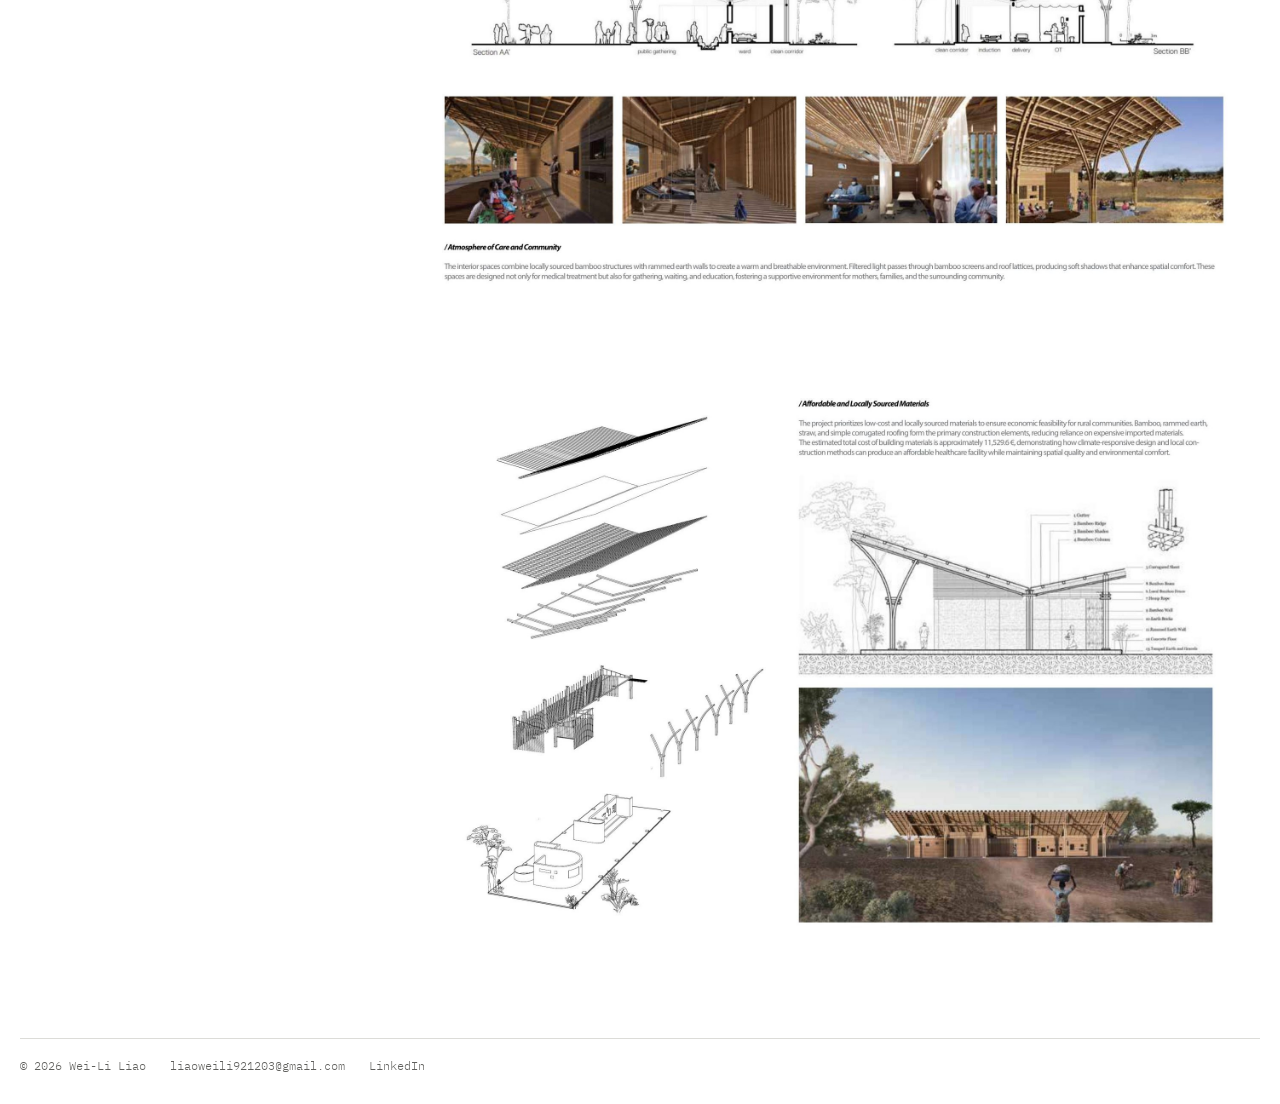
<file: work/maternity-centre.html>
<!doctype html>
<html lang="en">
<head>
<meta charset="utf-8">
<meta name="viewport" content="width=device-width, initial-scale=1, viewport-fit=cover">
<title>Maternity Centre in Senegal · Wei-Li Liao</title>
<meta name="claude:viewport-fit-sides" content="cover">
<meta name="description" content="Portfolio of Wei-Li Liao, architecture student at National Cheng Kung University.">
<link rel="preconnect" href="https://fonts.googleapis.com"><link rel="stylesheet" href="https://fonts.googleapis.com/css2?family=IBM+Plex+Mono:wght@300;400;500&family=Instrument+Sans:wght@400;500;600&display=swap">
<link rel="stylesheet" href="../styles.css">
</head>
<body>
<header class="top"><a class="name" href="../index.html">Wei-Li Liao</a><nav><a href="../index.html" aria-current="page">Design</a><a href="../about.html">About</a><a href="../contact.html">Contact</a></nav></header>
<main class="proj"><aside class="info"><p class="num">05 / 07</p><h1>Maternity Centre in Senegal</h1><p class="sub">A community healthcare infrastructure proposal</p>
<dl><dt>Location</dt><dd>Southern Senegal</dd><dt>Year</dt><dd>2024</dd></dl><ul class="meta"><li>Team of four: Wei-Li Liao, Ming-Ming Tan, Josh Huang, Sophia Wang</li><li>Role: building physical environment analysis, main architectural design</li></ul><div class="txt"><p>In rural Southern Senegal, high maternal and neonatal mortality stems from social factors and a lack of medical resources. The centre provides a clean space for childbirth and a hub for community health education, reviving a close-knit support system as <b>a safe place of empowerment</b>.</p><p>Sited on the road between two villages to serve a wider population, it isolates the delivery and operating theatres from public access through a secluded clean corridor and a scrub room.</p></div>
<nav class="pn"><a href="vertical-commons.html">← Vertical Commons</a><a href="downshifting.html">Downshifting →</a></nav></aside>
<section class="plates"><figure><a href="../img/03_board-01.jpg" target="_blank" rel="noopener"><img src="../img/03_board-01.jpg" alt="Maternity Centre in Senegal, drawing 1" loading="eager"></a></figure><figure><a href="../img/03_board-02.jpg" target="_blank" rel="noopener"><img src="../img/03_board-02.jpg" alt="Maternity Centre in Senegal, drawing 2" loading="lazy"></a></figure><figure><a href="../img/03_board-03.jpg" target="_blank" rel="noopener"><img src="../img/03_board-03.jpg" alt="Maternity Centre in Senegal, drawing 3" loading="lazy"></a></figure><figure><a href="../img/03_board-04.jpg" target="_blank" rel="noopener"><img src="../img/03_board-04.jpg" alt="Maternity Centre in Senegal, drawing 4" loading="lazy"></a></figure></section></main>
<footer class="foot"><span>© 2026 Wei-Li Liao</span><span class="sel">liaoweili921203@gmail.com</span><a href="https://www.linkedin.com/in/wei-li-liao-05604731a" target="_blank" rel="noopener">LinkedIn</a></footer>
</body>
</html>
</file>
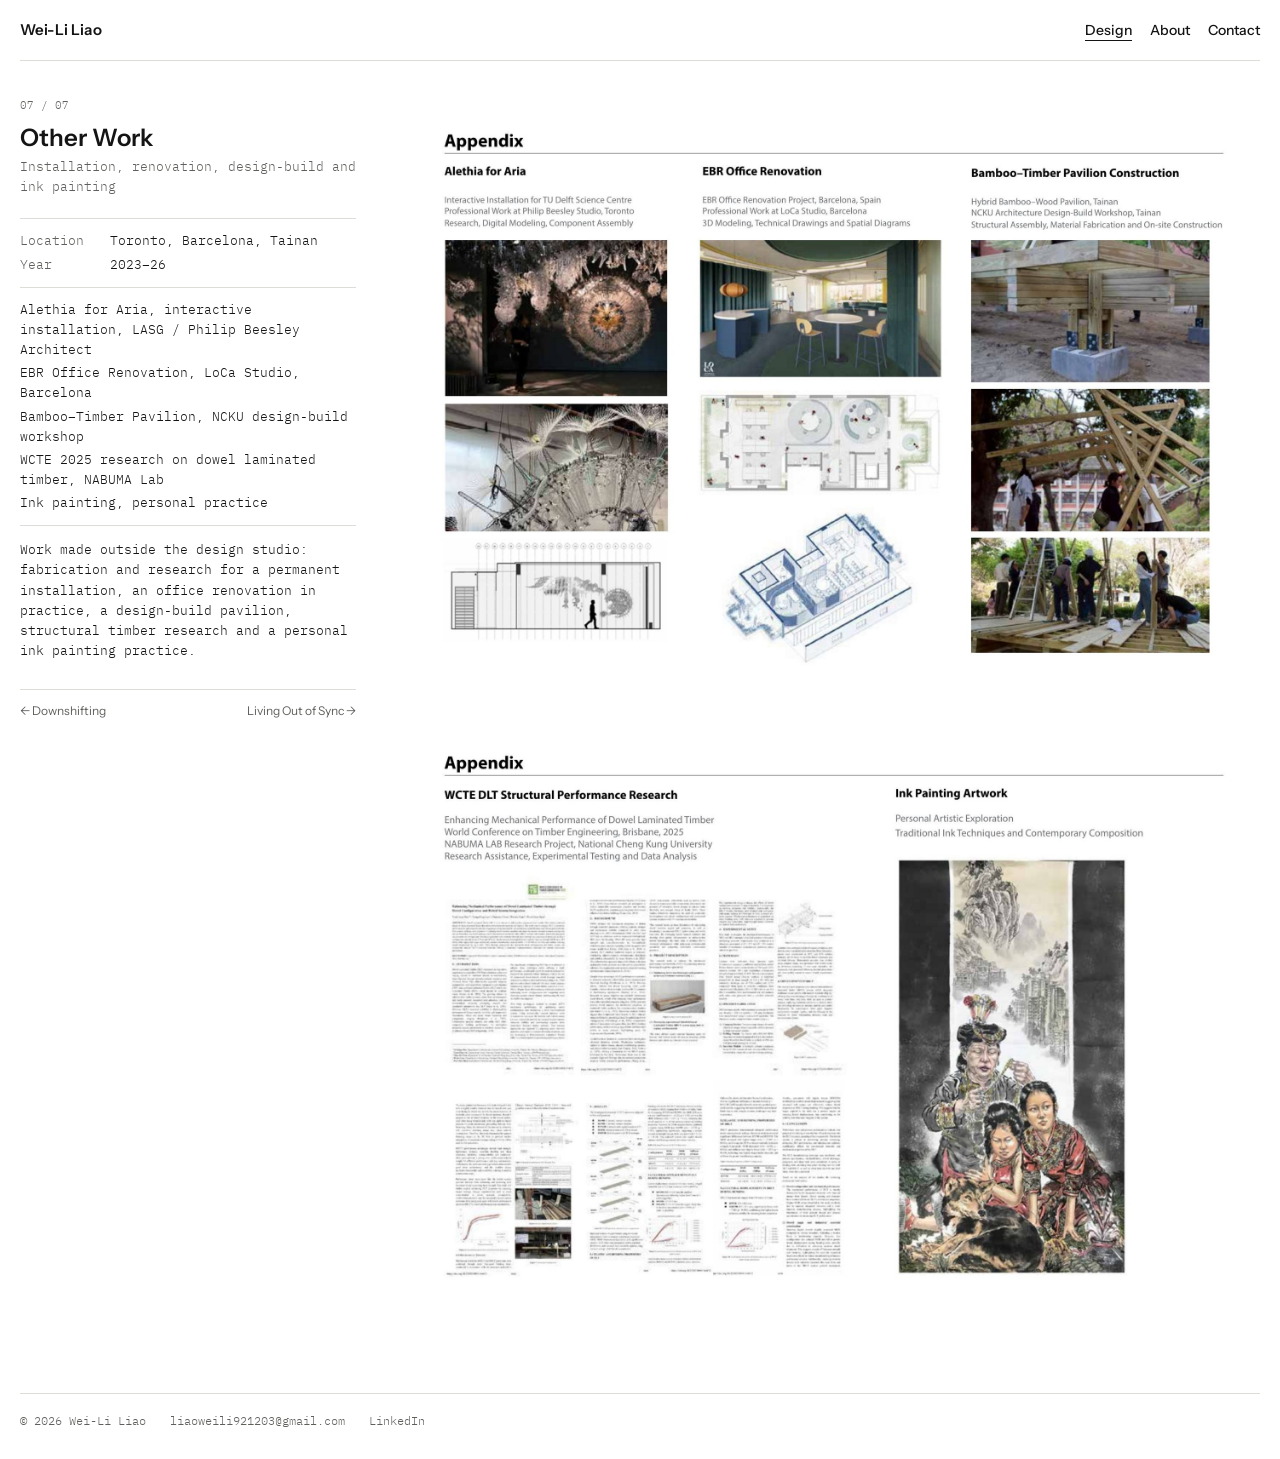
<file: work/other-work.html>
<!doctype html>
<html lang="en">
<head>
<meta charset="utf-8">
<meta name="viewport" content="width=device-width, initial-scale=1, viewport-fit=cover">
<title>Other Work · Wei-Li Liao</title>
<meta name="claude:viewport-fit-sides" content="cover">
<meta name="description" content="Portfolio of Wei-Li Liao, architecture student at National Cheng Kung University.">
<link rel="preconnect" href="https://fonts.googleapis.com"><link rel="stylesheet" href="https://fonts.googleapis.com/css2?family=IBM+Plex+Mono:wght@300;400;500&family=Instrument+Sans:wght@400;500;600&display=swap">
<link rel="stylesheet" href="../styles.css">
</head>
<body>
<header class="top"><a class="name" href="../index.html">Wei-Li Liao</a><nav><a href="../index.html" aria-current="page">Design</a><a href="../about.html">About</a><a href="../contact.html">Contact</a></nav></header>
<main class="proj"><aside class="info"><p class="num">07 / 07</p><h1>Other Work</h1><p class="sub">Installation, renovation, design-build and ink painting</p>
<dl><dt>Location</dt><dd>Toronto, Barcelona, Tainan</dd><dt>Year</dt><dd>2023–26</dd></dl><ul class="meta"><li>Alethia for Aria, interactive installation, LASG / Philip Beesley Architect</li><li>EBR Office Renovation, LoCa Studio, Barcelona</li><li>Bamboo–Timber Pavilion, NCKU design-build workshop</li><li>WCTE 2025 research on dowel laminated timber, NABUMA Lab</li><li>Ink painting, personal practice</li></ul><div class="txt"><p>Work made outside the design studio: fabrication and research for a permanent installation, an office renovation in practice, a design-build pavilion, structural timber research and a personal ink painting practice.</p></div>
<nav class="pn"><a href="downshifting.html">← Downshifting</a><a href="living-out-of-sync.html">Living Out of Sync →</a></nav></aside>
<section class="plates"><figure><a href="../img/05_board-01.jpg" target="_blank" rel="noopener"><img src="../img/05_board-01.jpg" alt="Other Work, drawing 1" loading="eager"></a></figure><figure><a href="../img/05_board-02.jpg" target="_blank" rel="noopener"><img src="../img/05_board-02.jpg" alt="Other Work, drawing 2" loading="lazy"></a></figure></section></main>
<footer class="foot"><span>© 2026 Wei-Li Liao</span><span class="sel">liaoweili921203@gmail.com</span><a href="https://www.linkedin.com/in/wei-li-liao-05604731a" target="_blank" rel="noopener">LinkedIn</a></footer>
</body>
</html>
</file>
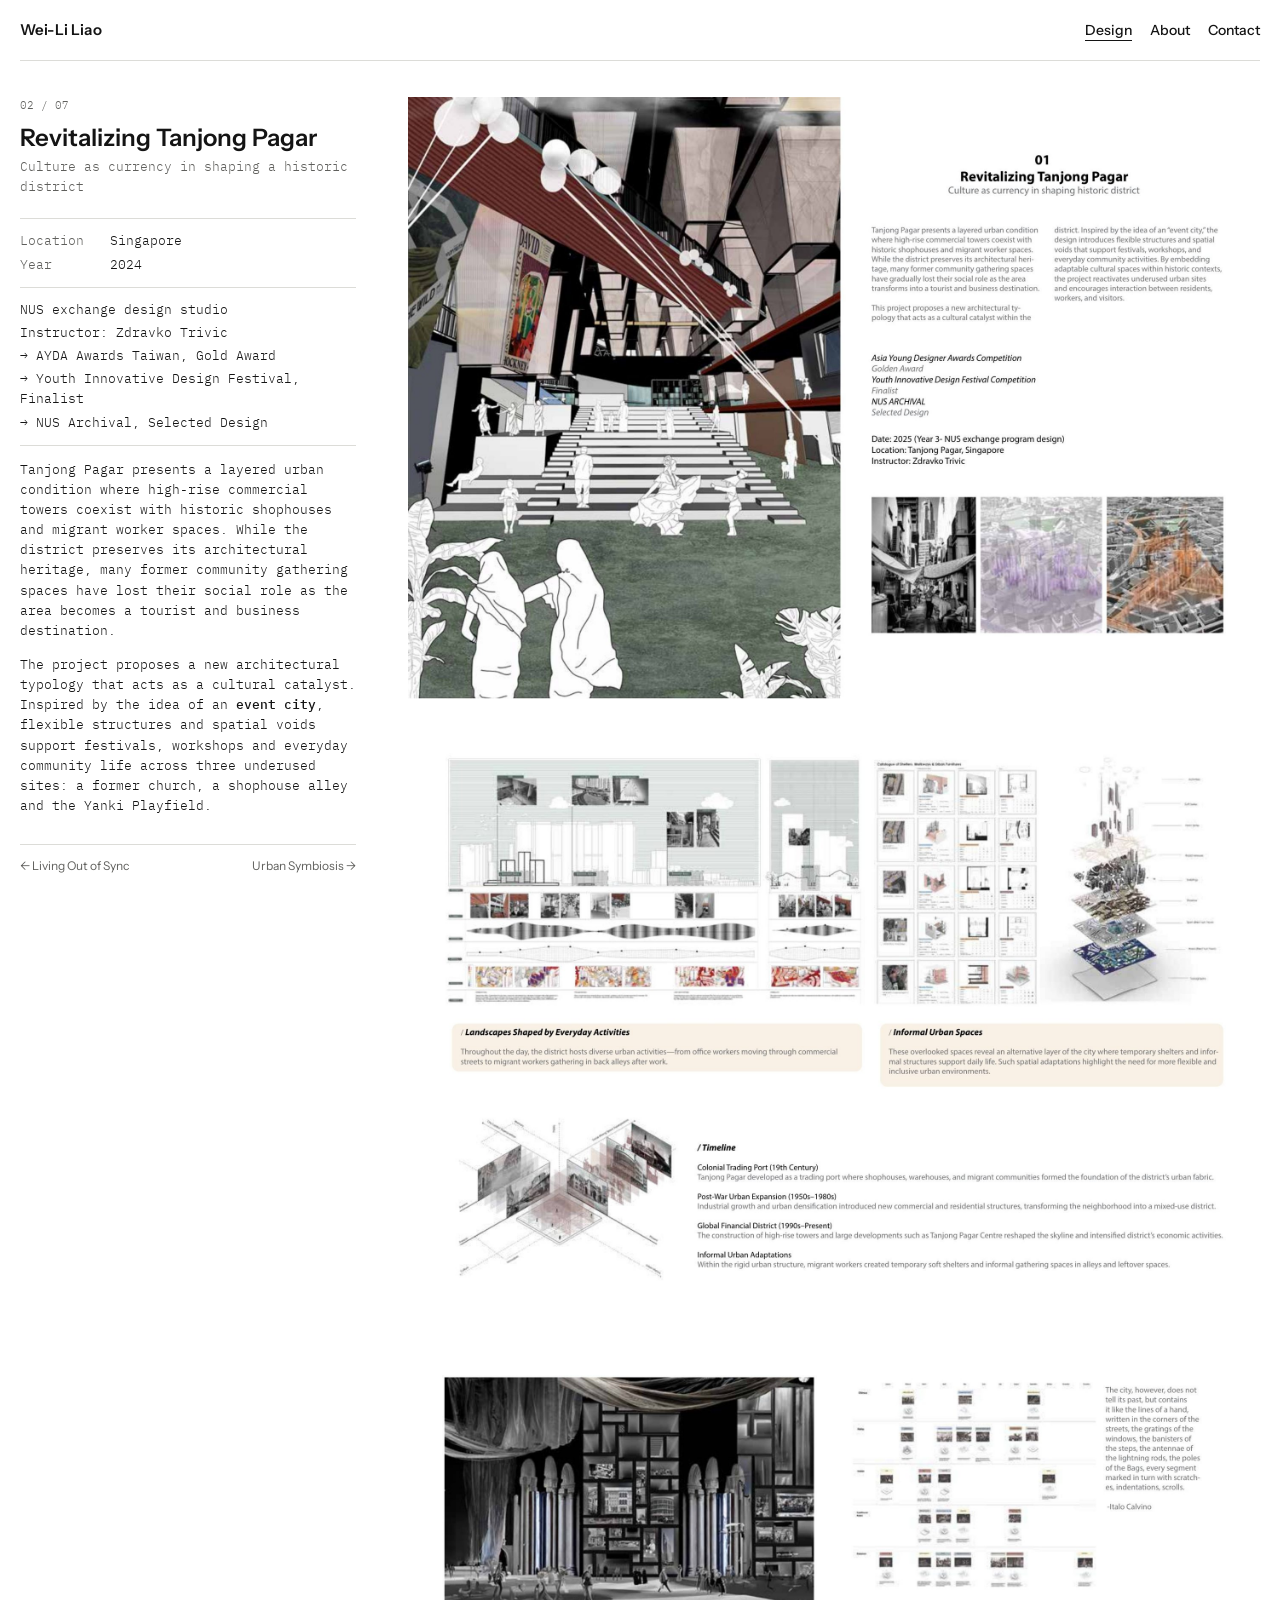
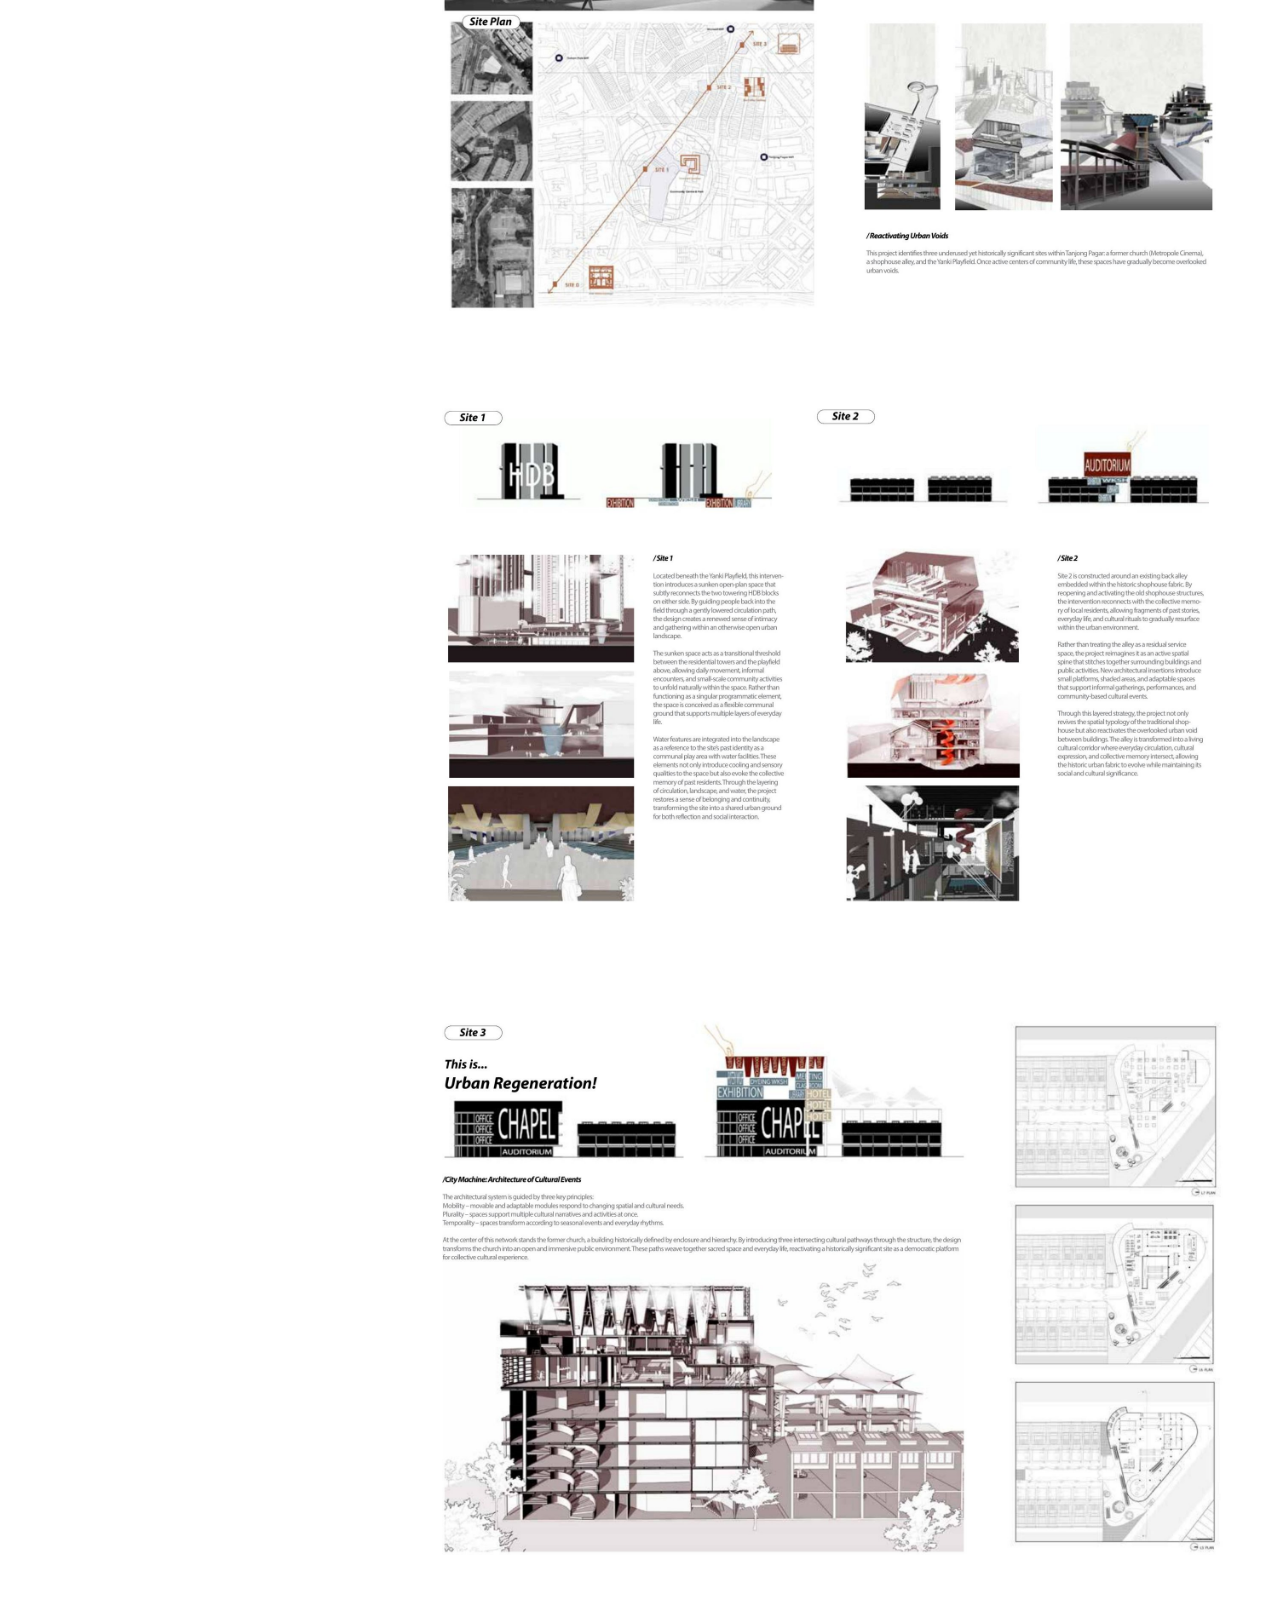
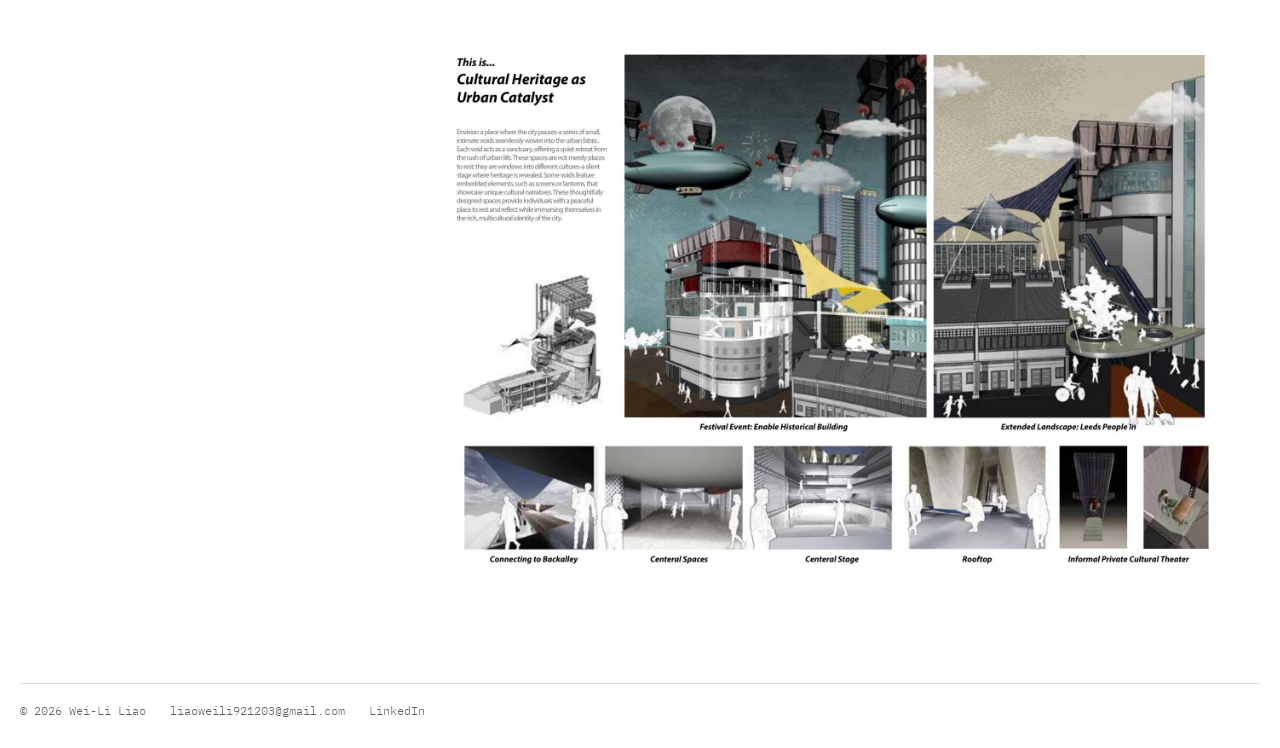
<file: work/tanjong-pagar.html>
<!doctype html>
<html lang="en">
<head>
<meta charset="utf-8">
<meta name="viewport" content="width=device-width, initial-scale=1, viewport-fit=cover">
<title>Revitalizing Tanjong Pagar · Wei-Li Liao</title>
<meta name="claude:viewport-fit-sides" content="cover">
<meta name="description" content="Portfolio of Wei-Li Liao, architecture student at National Cheng Kung University.">
<link rel="preconnect" href="https://fonts.googleapis.com"><link rel="stylesheet" href="https://fonts.googleapis.com/css2?family=IBM+Plex+Mono:wght@300;400;500&family=Instrument+Sans:wght@400;500;600&display=swap">
<link rel="stylesheet" href="../styles.css">
</head>
<body>
<header class="top"><a class="name" href="../index.html">Wei-Li Liao</a><nav><a href="../index.html" aria-current="page">Design</a><a href="../about.html">About</a><a href="../contact.html">Contact</a></nav></header>
<main class="proj"><aside class="info"><p class="num">02 / 07</p><h1>Revitalizing Tanjong Pagar</h1><p class="sub">Culture as currency in shaping a historic district</p>
<dl><dt>Location</dt><dd>Singapore</dd><dt>Year</dt><dd>2024</dd></dl><ul class="meta"><li>NUS exchange design studio</li><li>Instructor: Zdravko Trivic</li><li>→ AYDA Awards Taiwan, Gold Award</li><li>→ Youth Innovative Design Festival, Finalist</li><li>→ NUS Archival, Selected Design</li></ul><div class="txt"><p>Tanjong Pagar presents a layered urban condition where high-rise commercial towers coexist with historic shophouses and migrant worker spaces. While the district preserves its architectural heritage, many former community gathering spaces have lost their social role as the area becomes a tourist and business destination.</p><p>The project proposes a new architectural typology that acts as a cultural catalyst. Inspired by the idea of an <b>event city</b>, flexible structures and spatial voids support festivals, workshops and everyday community life across three underused sites: a former church, a shophouse alley and the Yanki Playfield.</p></div>
<nav class="pn"><a href="living-out-of-sync.html">← Living Out of Sync</a><a href="urban-symbiosis.html">Urban Symbiosis →</a></nav></aside>
<section class="plates"><figure><a href="../img/01_board-01.jpg" target="_blank" rel="noopener"><img src="../img/01_board-01.jpg" alt="Revitalizing Tanjong Pagar, drawing 1" loading="eager"></a></figure><figure><a href="../img/01_board-02.jpg" target="_blank" rel="noopener"><img src="../img/01_board-02.jpg" alt="Revitalizing Tanjong Pagar, drawing 2" loading="lazy"></a></figure><figure><a href="../img/01_board-03.jpg" target="_blank" rel="noopener"><img src="../img/01_board-03.jpg" alt="Revitalizing Tanjong Pagar, drawing 3" loading="lazy"></a></figure><figure><a href="../img/01_board-04.jpg" target="_blank" rel="noopener"><img src="../img/01_board-04.jpg" alt="Revitalizing Tanjong Pagar, drawing 4" loading="lazy"></a></figure><figure><a href="../img/01_board-05.jpg" target="_blank" rel="noopener"><img src="../img/01_board-05.jpg" alt="Revitalizing Tanjong Pagar, drawing 5" loading="lazy"></a></figure><figure><a href="../img/01_board-06.jpg" target="_blank" rel="noopener"><img src="../img/01_board-06.jpg" alt="Revitalizing Tanjong Pagar, drawing 6" loading="lazy"></a></figure></section></main>
<footer class="foot"><span>© 2026 Wei-Li Liao</span><span class="sel">liaoweili921203@gmail.com</span><a href="https://www.linkedin.com/in/wei-li-liao-05604731a" target="_blank" rel="noopener">LinkedIn</a></footer>
</body>
</html>
</file>
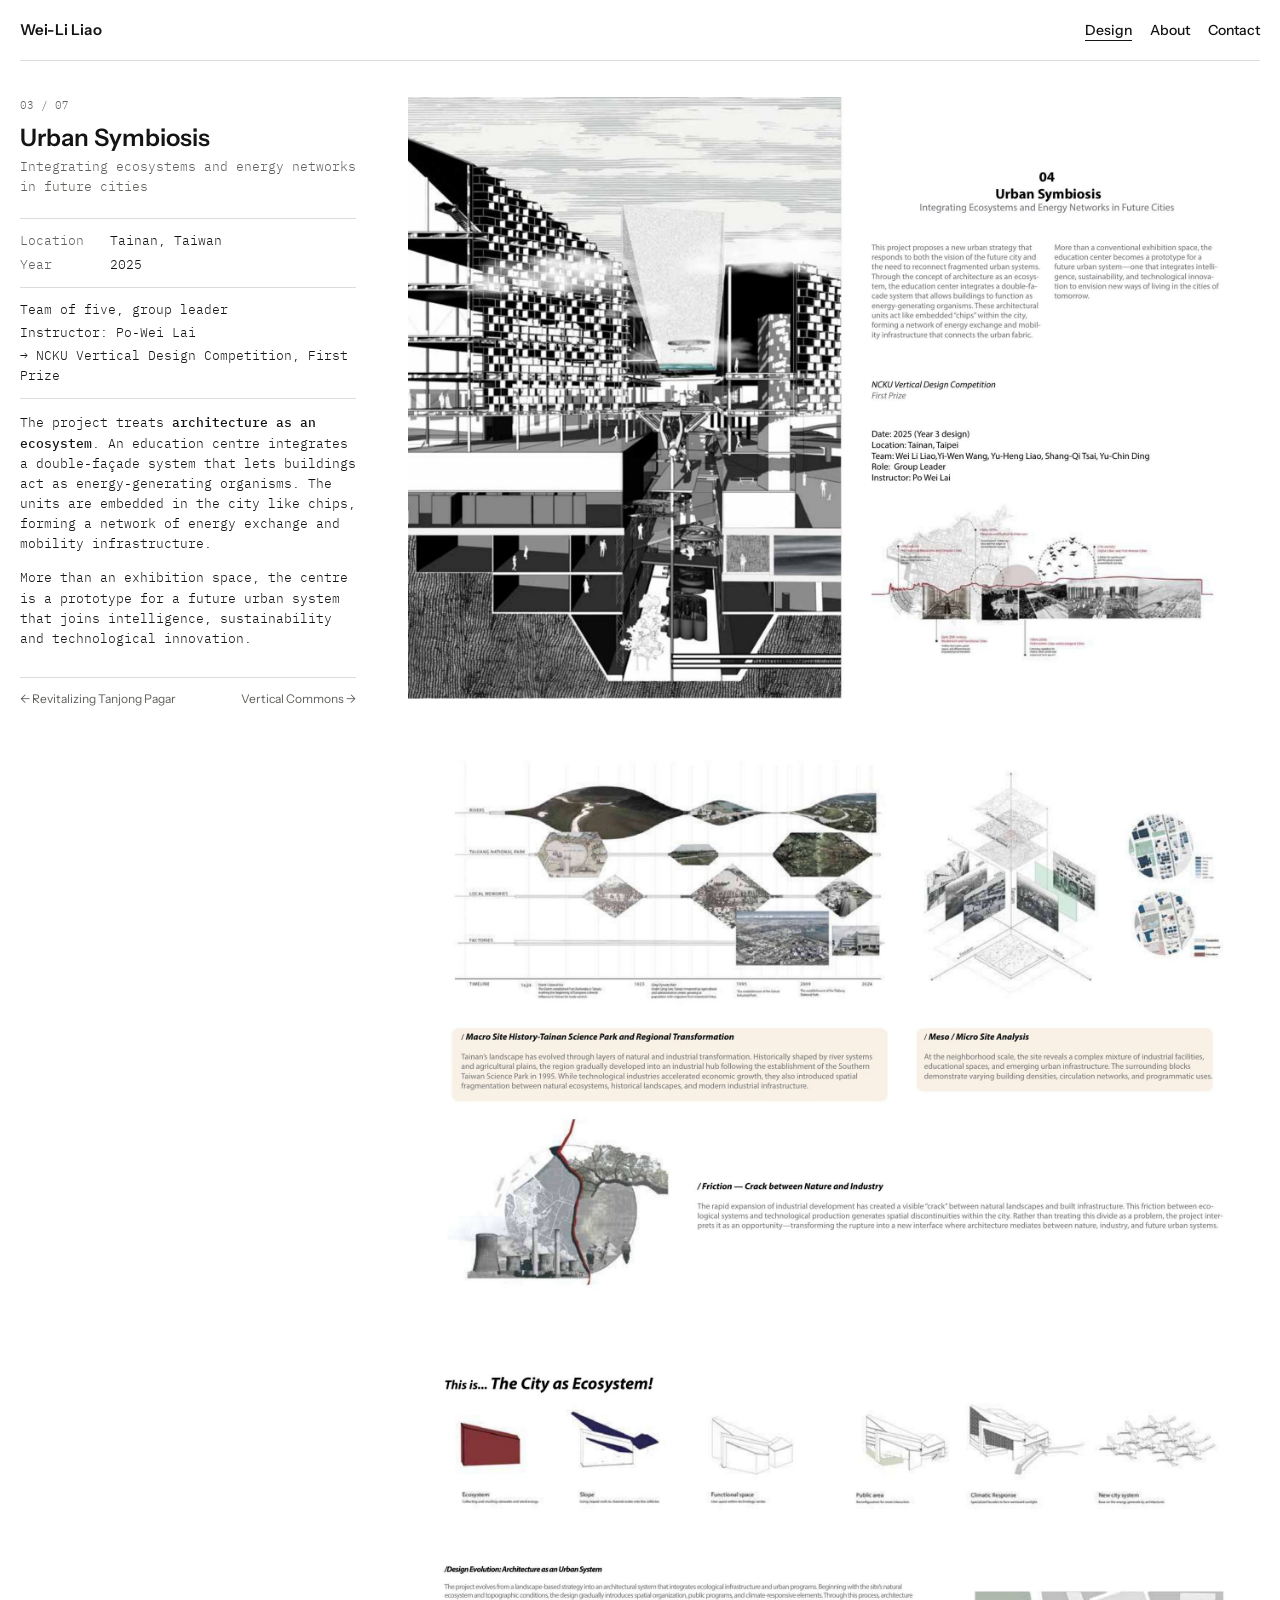
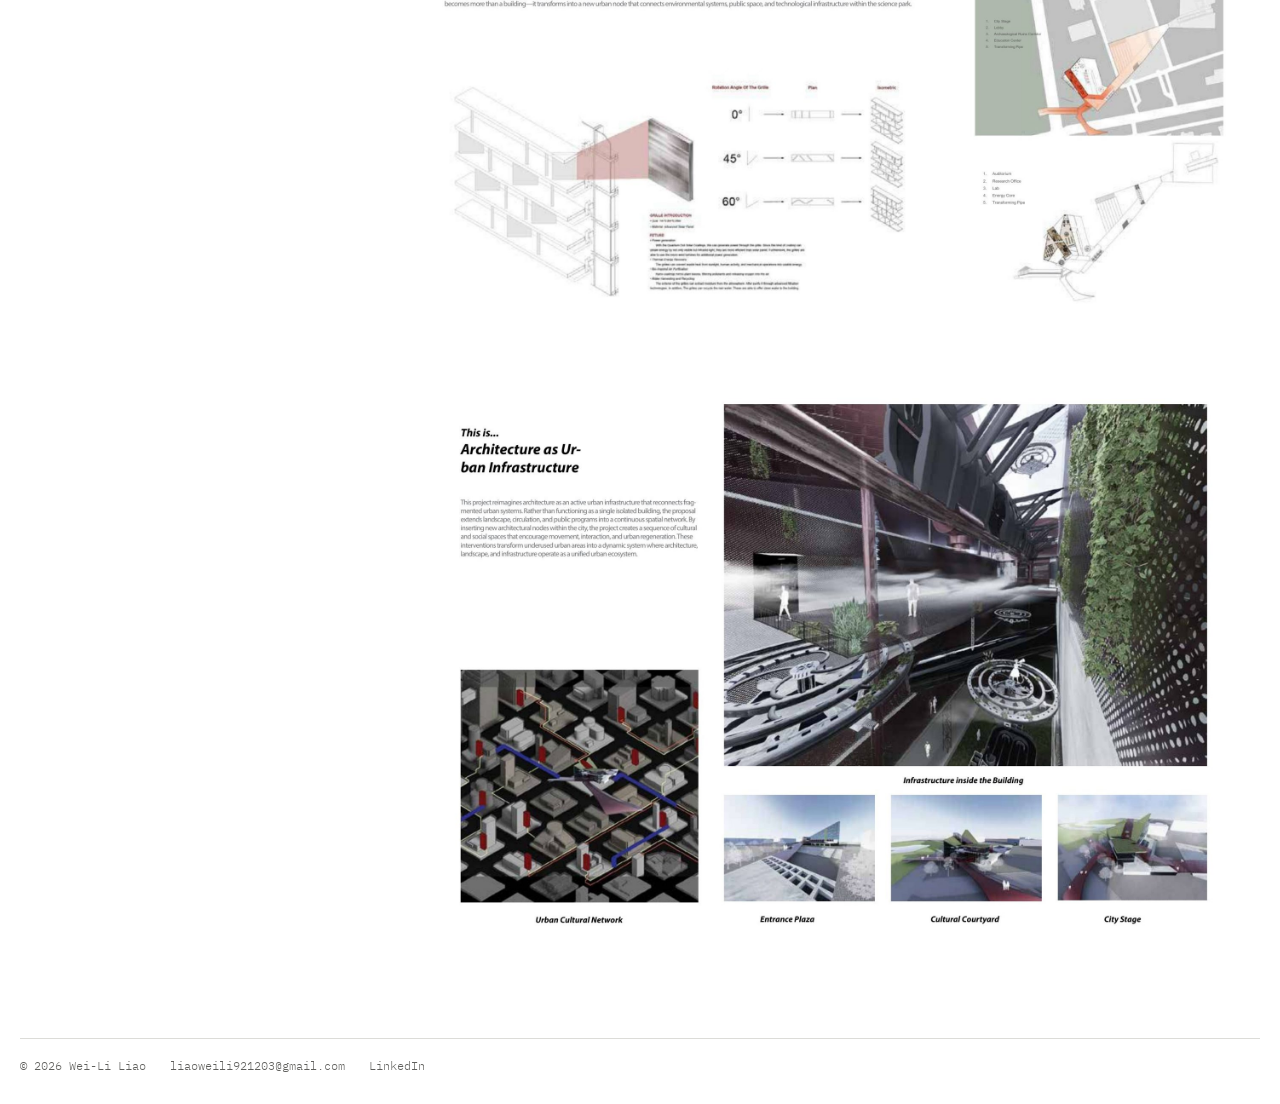
<file: work/urban-symbiosis.html>
<!doctype html>
<html lang="en">
<head>
<meta charset="utf-8">
<meta name="viewport" content="width=device-width, initial-scale=1, viewport-fit=cover">
<title>Urban Symbiosis · Wei-Li Liao</title>
<meta name="claude:viewport-fit-sides" content="cover">
<meta name="description" content="Portfolio of Wei-Li Liao, architecture student at National Cheng Kung University.">
<link rel="preconnect" href="https://fonts.googleapis.com"><link rel="stylesheet" href="https://fonts.googleapis.com/css2?family=IBM+Plex+Mono:wght@300;400;500&family=Instrument+Sans:wght@400;500;600&display=swap">
<link rel="stylesheet" href="../styles.css">
</head>
<body>
<header class="top"><a class="name" href="../index.html">Wei-Li Liao</a><nav><a href="../index.html" aria-current="page">Design</a><a href="../about.html">About</a><a href="../contact.html">Contact</a></nav></header>
<main class="proj"><aside class="info"><p class="num">03 / 07</p><h1>Urban Symbiosis</h1><p class="sub">Integrating ecosystems and energy networks in future cities</p>
<dl><dt>Location</dt><dd>Tainan, Taiwan</dd><dt>Year</dt><dd>2025</dd></dl><ul class="meta"><li>Team of five, group leader</li><li>Instructor: Po-Wei Lai</li><li>→ NCKU Vertical Design Competition, First Prize</li></ul><div class="txt"><p>The project treats <b>architecture as an ecosystem</b>. An education centre integrates a double-façade system that lets buildings act as energy-generating organisms. The units are embedded in the city like chips, forming a network of energy exchange and mobility infrastructure.</p><p>More than an exhibition space, the centre is a prototype for a future urban system that joins intelligence, sustainability and technological innovation.</p></div>
<nav class="pn"><a href="tanjong-pagar.html">← Revitalizing Tanjong Pagar</a><a href="vertical-commons.html">Vertical Commons →</a></nav></aside>
<section class="plates"><figure><a href="../img/04_board-01.jpg" target="_blank" rel="noopener"><img src="../img/04_board-01.jpg" alt="Urban Symbiosis, drawing 1" loading="eager"></a></figure><figure><a href="../img/04_board-02.jpg" target="_blank" rel="noopener"><img src="../img/04_board-02.jpg" alt="Urban Symbiosis, drawing 2" loading="lazy"></a></figure><figure><a href="../img/04_board-03.jpg" target="_blank" rel="noopener"><img src="../img/04_board-03.jpg" alt="Urban Symbiosis, drawing 3" loading="lazy"></a></figure><figure><a href="../img/04_board-04.jpg" target="_blank" rel="noopener"><img src="../img/04_board-04.jpg" alt="Urban Symbiosis, drawing 4" loading="lazy"></a></figure></section></main>
<footer class="foot"><span>© 2026 Wei-Li Liao</span><span class="sel">liaoweili921203@gmail.com</span><a href="https://www.linkedin.com/in/wei-li-liao-05604731a" target="_blank" rel="noopener">LinkedIn</a></footer>
</body>
</html>
</file>
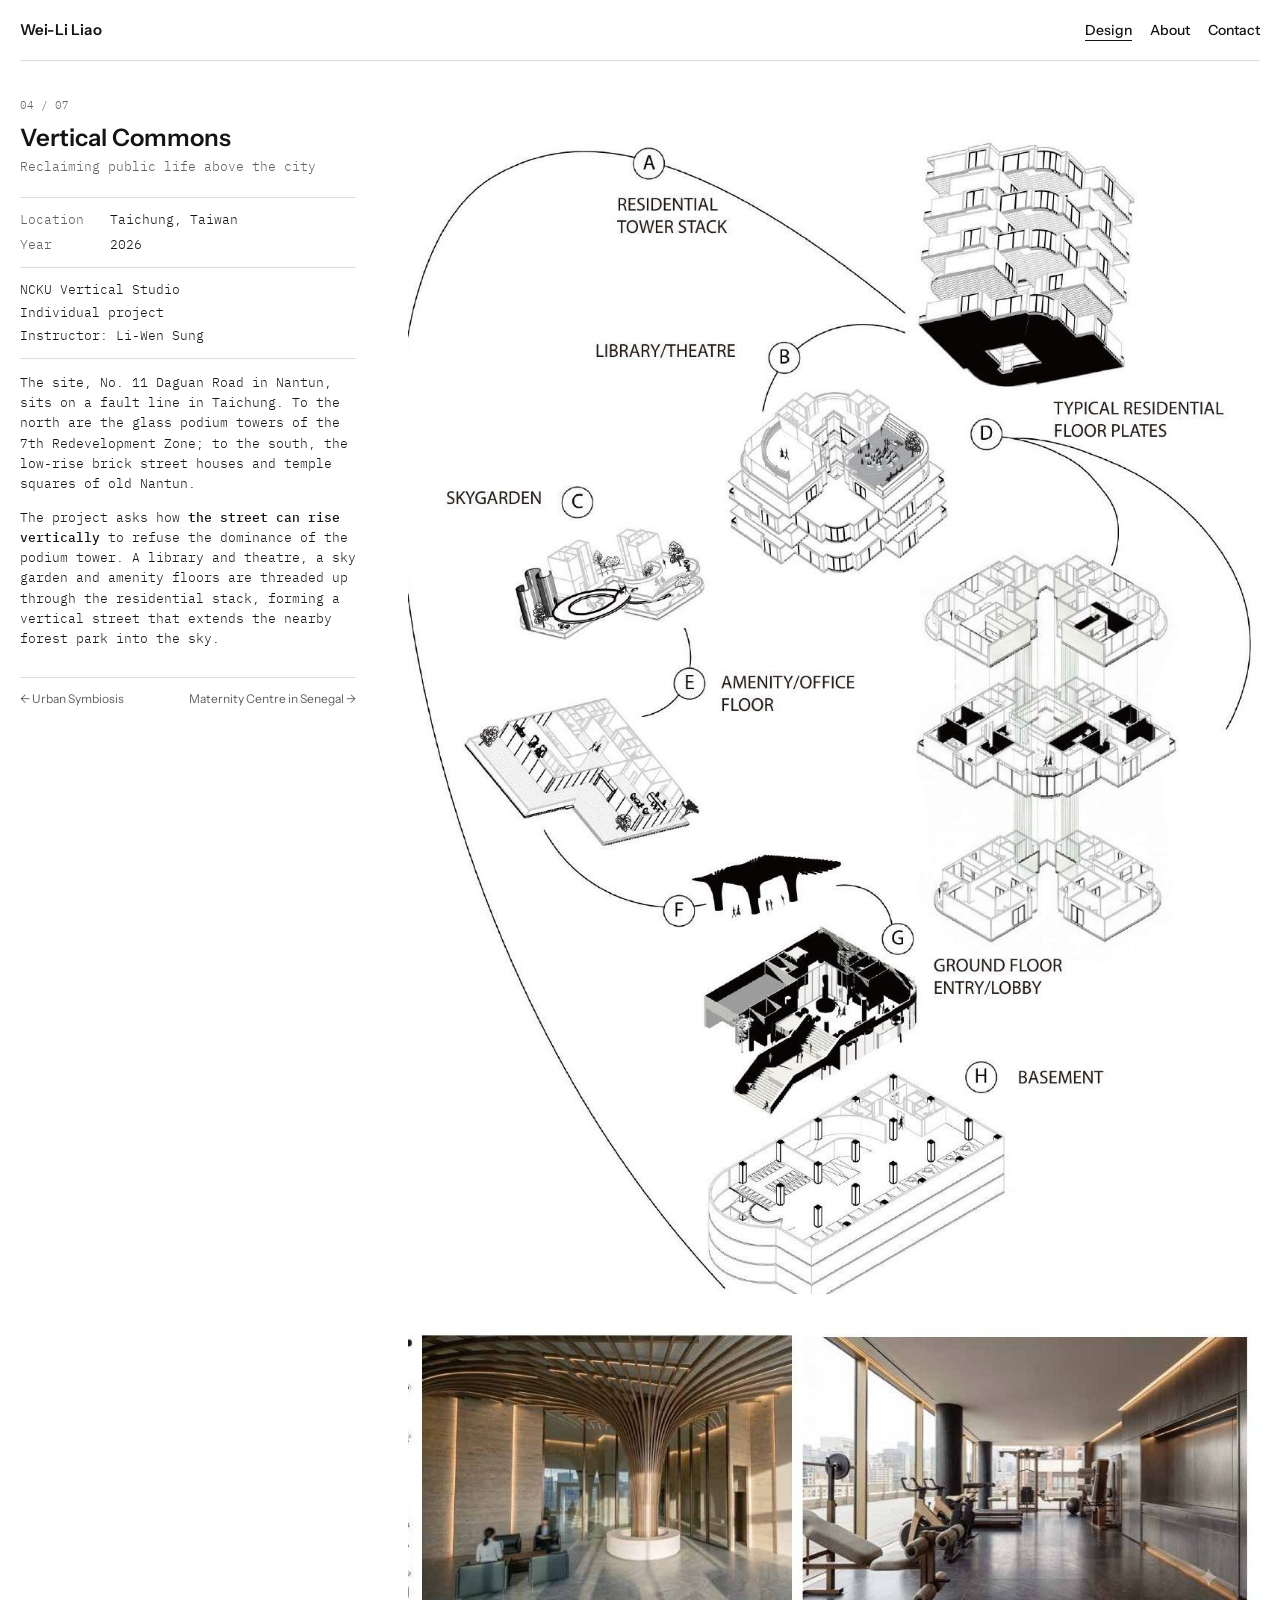
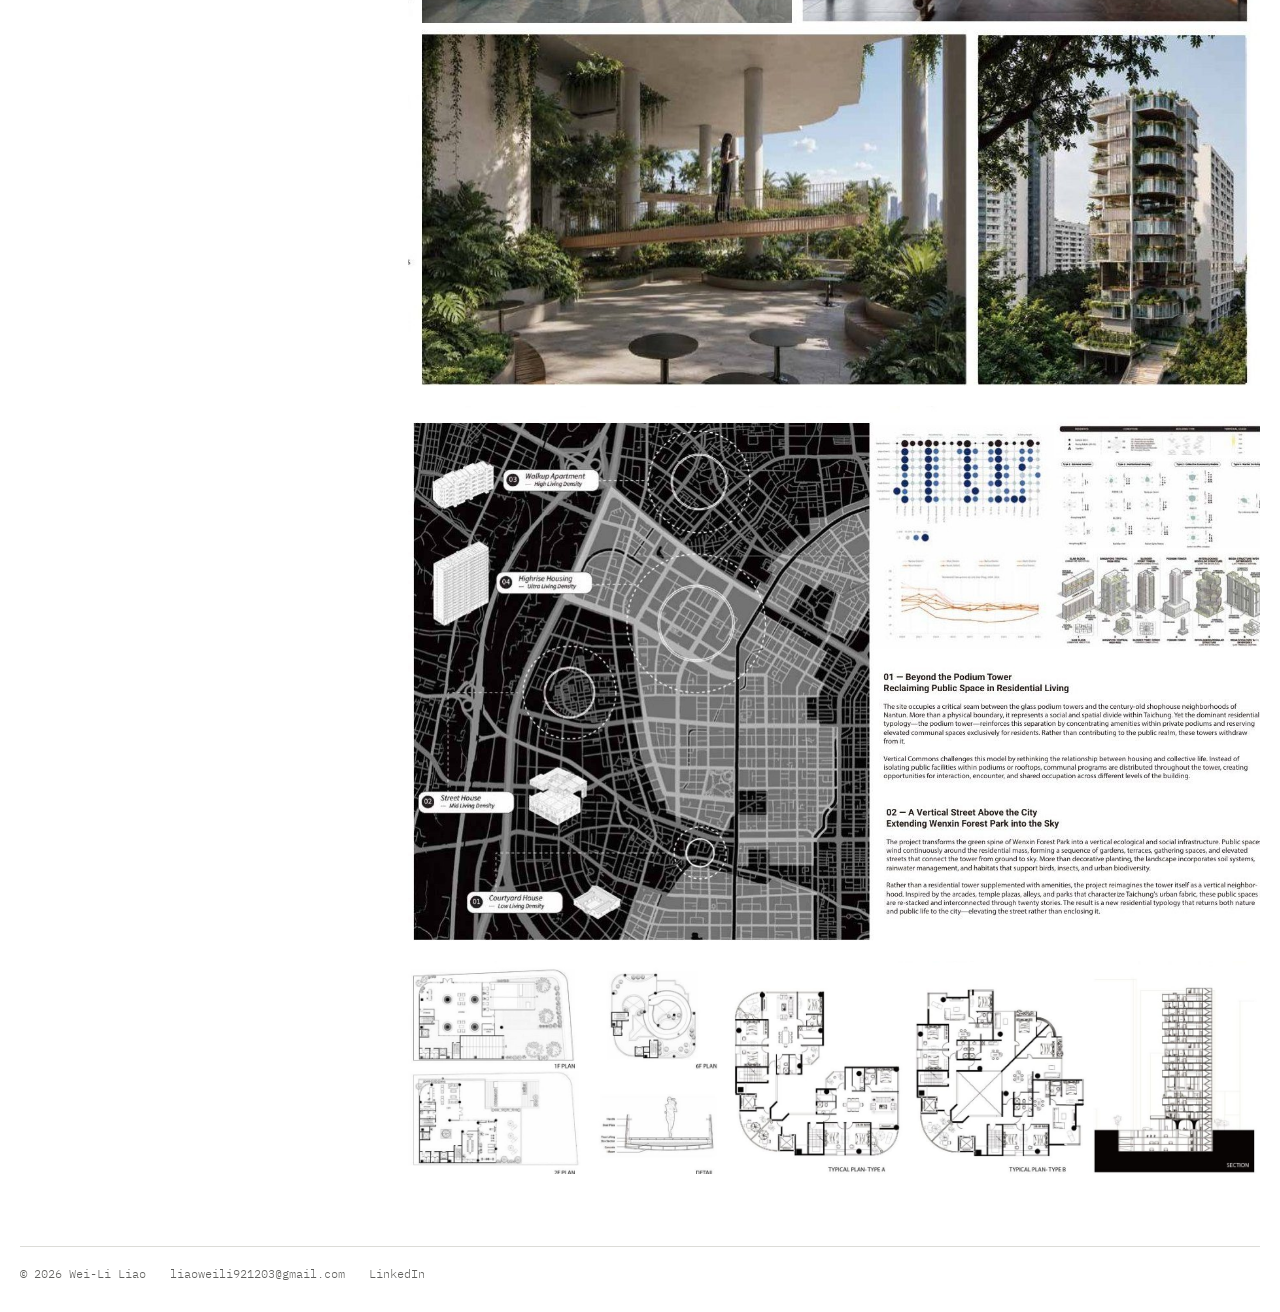
<file: work/vertical-commons.html>
<!doctype html>
<html lang="en">
<head>
<meta charset="utf-8">
<meta name="viewport" content="width=device-width, initial-scale=1, viewport-fit=cover">
<title>Vertical Commons · Wei-Li Liao</title>
<meta name="claude:viewport-fit-sides" content="cover">
<meta name="description" content="Portfolio of Wei-Li Liao, architecture student at National Cheng Kung University.">
<link rel="preconnect" href="https://fonts.googleapis.com"><link rel="stylesheet" href="https://fonts.googleapis.com/css2?family=IBM+Plex+Mono:wght@300;400;500&family=Instrument+Sans:wght@400;500;600&display=swap">
<link rel="stylesheet" href="../styles.css">
</head>
<body>
<header class="top"><a class="name" href="../index.html">Wei-Li Liao</a><nav><a href="../index.html" aria-current="page">Design</a><a href="../about.html">About</a><a href="../contact.html">Contact</a></nav></header>
<main class="proj"><aside class="info"><p class="num">04 / 07</p><h1>Vertical Commons</h1><p class="sub">Reclaiming public life above the city</p>
<dl><dt>Location</dt><dd>Taichung, Taiwan</dd><dt>Year</dt><dd>2026</dd></dl><ul class="meta"><li>NCKU Vertical Studio</li><li>Individual project</li><li>Instructor: Li-Wen Sung</li></ul><div class="txt"><p>The site, No. 11 Daguan Road in Nantun, sits on a fault line in Taichung. To the north are the glass podium towers of the 7th Redevelopment Zone; to the south, the low-rise brick street houses and temple squares of old Nantun.</p><p>The project asks how <b>the street can rise vertically</b> to refuse the dominance of the podium tower. A library and theatre, a sky garden and amenity floors are threaded up through the residential stack, forming a vertical street that extends the nearby forest park into the sky.</p></div>
<nav class="pn"><a href="urban-symbiosis.html">← Urban Symbiosis</a><a href="maternity-centre.html">Maternity Centre in Senegal →</a></nav></aside>
<section class="plates"><figure><a href="../img/05_img-01.jpg" target="_blank" rel="noopener"><img src="../img/05_img-01.jpg" alt="Vertical Commons, drawing 1" loading="eager"></a></figure><figure><a href="../img/05_img-02.jpg" target="_blank" rel="noopener"><img src="../img/05_img-02.jpg" alt="Vertical Commons, drawing 2" loading="lazy"></a></figure><figure><a href="../img/05_img-03.jpg" target="_blank" rel="noopener"><img src="../img/05_img-03.jpg" alt="Vertical Commons, drawing 3" loading="lazy"></a></figure><figure><a href="../img/05_img-04.jpg" target="_blank" rel="noopener"><img src="../img/05_img-04.jpg" alt="Vertical Commons, drawing 4" loading="lazy"></a></figure></section></main>
<footer class="foot"><span>© 2026 Wei-Li Liao</span><span class="sel">liaoweili921203@gmail.com</span><a href="https://www.linkedin.com/in/wei-li-liao-05604731a" target="_blank" rel="noopener">LinkedIn</a></footer>
</body>
</html>
</file>
<file: styles.css>
/* Layout: numbered index on the left drives a black-and-white plate grid on the right; colour appears only on hover. */
:root{--paper:#fff;--ink:#141414;--soft:#5f5f5c;--rule:#dcdcd8;--tint:#f3f3f0;--mark:#c2410c;
--mono:"IBM Plex Mono",ui-monospace,SFMono-Regular,Menlo,monospace;--sans:"Instrument Sans","Helvetica Neue",Arial,sans-serif;--gut:max(20px,env(safe-area-inset-left,0px));--gutr:max(20px,env(safe-area-inset-right,0px))}
*{box-sizing:border-box}
html{color-scheme:light}
body{margin:0;background:var(--paper);color:var(--ink);font:300 13px/1.55 var(--mono);padding-left:var(--gut);padding-right:var(--gutr);-webkit-font-smoothing:antialiased}
a{color:inherit;text-decoration:none}
a:focus-visible{outline:2px solid var(--mark);outline-offset:3px}
img{max-width:100%;display:block}
h1,h2,.name,nav a,.cap b,.tt{font-family:var(--sans)}
.sel{user-select:all}
.top{display:flex;justify-content:space-between;align-items:baseline;gap:16px;padding-block:18px;position:sticky;top:env(safe-area-inset-top,0px);background:var(--paper);z-index:5;border-bottom:1px solid var(--rule)}
.name{font-weight:600;font-size:15px;letter-spacing:.01em}
.top nav{display:flex;gap:18px;font-size:14px;font-weight:500}
.top nav a[aria-current],.top nav a:hover{text-decoration:underline;text-underline-offset:5px;text-decoration-thickness:1px}
.intro{display:grid;grid-template-columns:minmax(0,3fr) minmax(0,2fr);gap:32px;padding-block:44px 40px;align-items:end}
.lede{font:400 clamp(18px,2.1vw,26px)/1.3 var(--sans);margin:0;max-width:30em;text-wrap:balance}
.honors{margin:0;color:var(--soft);font-size:12px;max-width:44em}
.split{display:grid;grid-template-columns:240px minmax(0,1fr);gap:40px;border-top:1px solid var(--rule);padding-block:20px 72px}
.index{position:sticky;top:76px;align-self:start}
.index h2,.cv h2{font:500 11px/1 var(--mono);letter-spacing:.12em;text-transform:uppercase;color:var(--soft);margin:0 0 14px}
.index ol{list-style:none;margin:0;padding:0}
.index a{display:grid;grid-template-columns:28px minmax(0,1fr) auto;gap:6px;padding:7px 0;border-bottom:1px solid var(--rule);align-items:baseline}
.index .n,.index .y{color:var(--soft);font-size:11px}
.index .tt{font-size:14px;font-weight:500}
.index a:hover .tt,.index a.on .tt{color:var(--mark)}
.grid{display:grid;grid-template-columns:repeat(3,minmax(0,1fr));gap:36px 28px}
.tile{display:flex;flex-direction:column;gap:12px;min-width:0}
.ph{position:relative;aspect-ratio:1/1;overflow:hidden;background:var(--paper)}
.ph img{position:absolute;inset:0;width:100%;height:100%;object-fit:contain;transition:opacity .35s ease,transform .5s cubic-bezier(.22,.61,.36,1)}
.ph .col{opacity:0;transform:scale(1)}
.tile:hover .col,.tile.on .col,.tile:focus-visible .col{opacity:1;transform:scale(1.14)}
.tile:hover .bw,.tile.on .bw,.tile:focus-visible .bw{opacity:0;transform:scale(1.14)}
.cap{display:flex;flex-direction:column;gap:2px;text-align:center}
.cap b{font-weight:500;font-size:14px}
.cap span{color:var(--soft);font-size:11.5px;text-wrap:balance}
.proj{display:grid;grid-template-columns:minmax(260px,340px) minmax(0,1fr);gap:48px;padding-block:36px 72px}
.info{position:sticky;top:84px;align-self:start;max-height:calc(100vh - 100px);overflow:auto;padding-right:4px}
.num{color:var(--soft);font-size:11px;margin:0 0 10px}
.proj h1,.bio h1{font-weight:600;font-size:24px;line-height:1.15;margin:0 0 6px;text-wrap:balance}
.sub{margin:0 0 20px;color:var(--soft)}
dl{display:grid;grid-template-columns:80px minmax(0,1fr);gap:4px 10px;margin:0;padding-block:12px;border-block:1px solid var(--rule)}
dt{color:var(--soft)}dd{margin:0}
.meta{list-style:none;margin:0;padding:12px 0;border-bottom:1px solid var(--rule)}
.meta li+li{margin-top:3px}
.txt p{margin:14px 0 0;max-width:62ch}
.txt b,.bio b{font-weight:500}
.pn{display:flex;justify-content:space-between;gap:12px;margin-top:28px;padding-top:12px;border-top:1px solid var(--rule);font-size:12px;color:var(--soft)}
.pn a:hover{color:var(--mark)}
.plates{display:flex;flex-direction:column;gap:20px;min-width:0}
.plates figure{margin:0;background:var(--tint)}
.plates img{width:100%;height:auto}
.about{display:grid;grid-template-columns:minmax(260px,360px) minmax(0,1fr);gap:56px;padding-block:44px 72px}
.bio{position:sticky;top:84px;align-self:start}
.bio p{margin:14px 0 0;max-width:46ch}
.contact a,.cv a{text-decoration:underline;text-underline-offset:3px;text-decoration-thickness:1px}
.cv{display:flex;flex-direction:column;gap:36px;min-width:0}
.cv section{border-top:1px solid var(--rule);padding-top:14px}
.row{display:grid;grid-template-columns:110px minmax(0,1fr);gap:16px;padding:5px 0}
.when{color:var(--soft);font-variant-numeric:tabular-nums}
.what{overflow-wrap:anywhere}
.contact-page{padding-block:44px 96px;max-width:760px}
.contact-page h1{font-weight:600;font-size:24px;margin:0 0 10px}
.contact-page .lede{font-size:18px;margin:0 0 28px}
.cards{border-top:1px solid var(--rule)}
.cards .row{border-bottom:1px solid var(--rule);padding:12px 0}
.cards a{text-decoration:underline;text-underline-offset:3px;text-decoration-thickness:1px}
.copy{font:inherit;font-size:11px;margin-left:10px;padding:2px 8px;border:1px solid var(--ink);background:var(--paper);color:var(--ink);cursor:pointer}
.copy:hover{background:var(--ink);color:var(--paper)}
.foot{display:flex;flex-wrap:wrap;gap:8px 24px;padding-block:18px 28px;border-top:1px solid var(--rule);color:var(--soft);font-size:12px}
.foot a:hover{color:var(--ink);text-decoration:underline}
@media (max-width:900px){
.intro{grid-template-columns:1fr;padding-block:28px 24px;gap:16px}
.split{grid-template-columns:1fr;gap:0}.index{display:none}
.grid{grid-template-columns:repeat(2,minmax(0,1fr));gap:28px 16px}
.proj,.about{grid-template-columns:1fr;gap:28px;padding-block:24px 48px}
.info,.bio{position:static;max-height:none;overflow:visible}
.row{grid-template-columns:84px minmax(0,1fr);gap:10px}
}
@media (prefers-reduced-motion:reduce){.ph img{transition:none}.tile:hover .col,.tile.on .col,.tile:focus-visible .col,.tile:hover .bw,.tile.on .bw,.tile:focus-visible .bw{transform:none}}

.social{display:flex;gap:14px;align-items:center;margin-top:22px}
.social a{display:inline-flex;align-items:center;justify-content:center;width:34px;height:34px;color:var(--ink);border:0;transition:color .2s ease,transform .2s ease}
.social a:hover,.social a:focus-visible{color:var(--mark);transform:translateY(-2px)}
.social svg{width:26px;height:26px;fill:currentColor;display:block}
</file>
